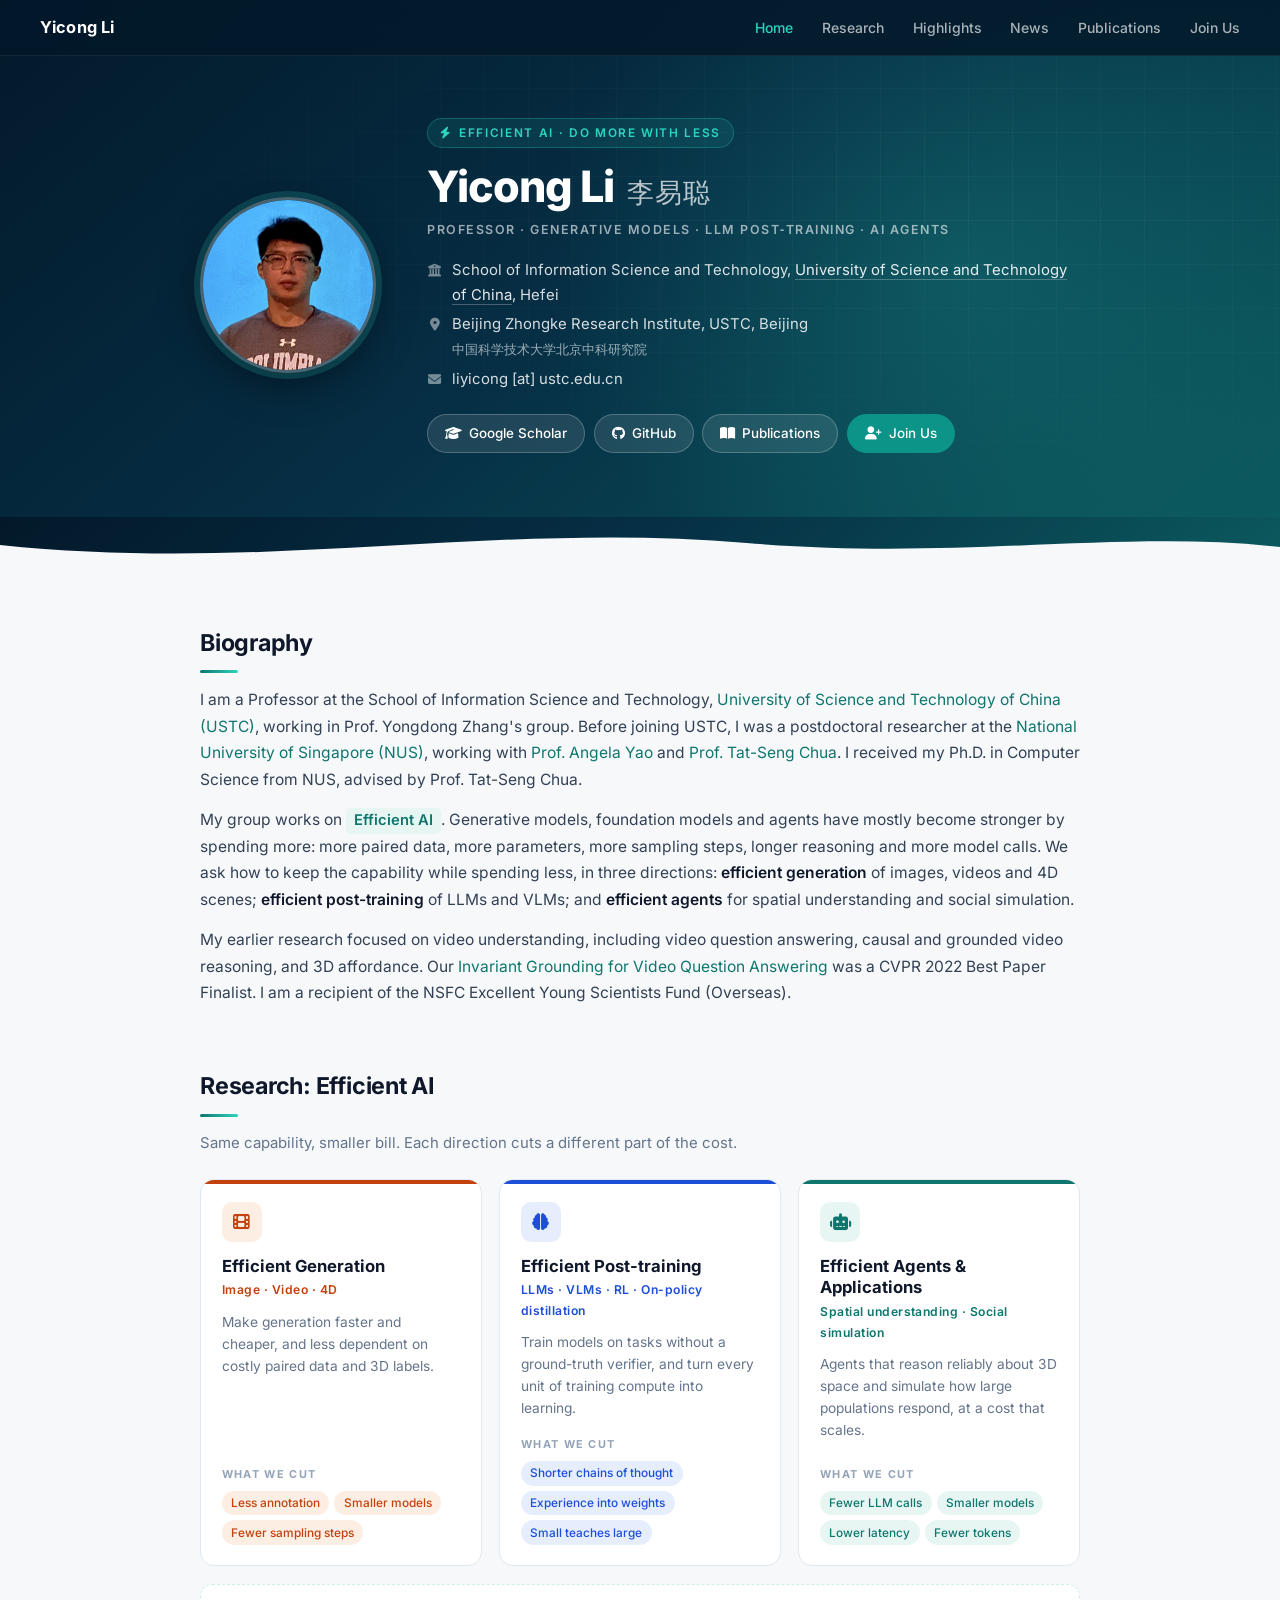
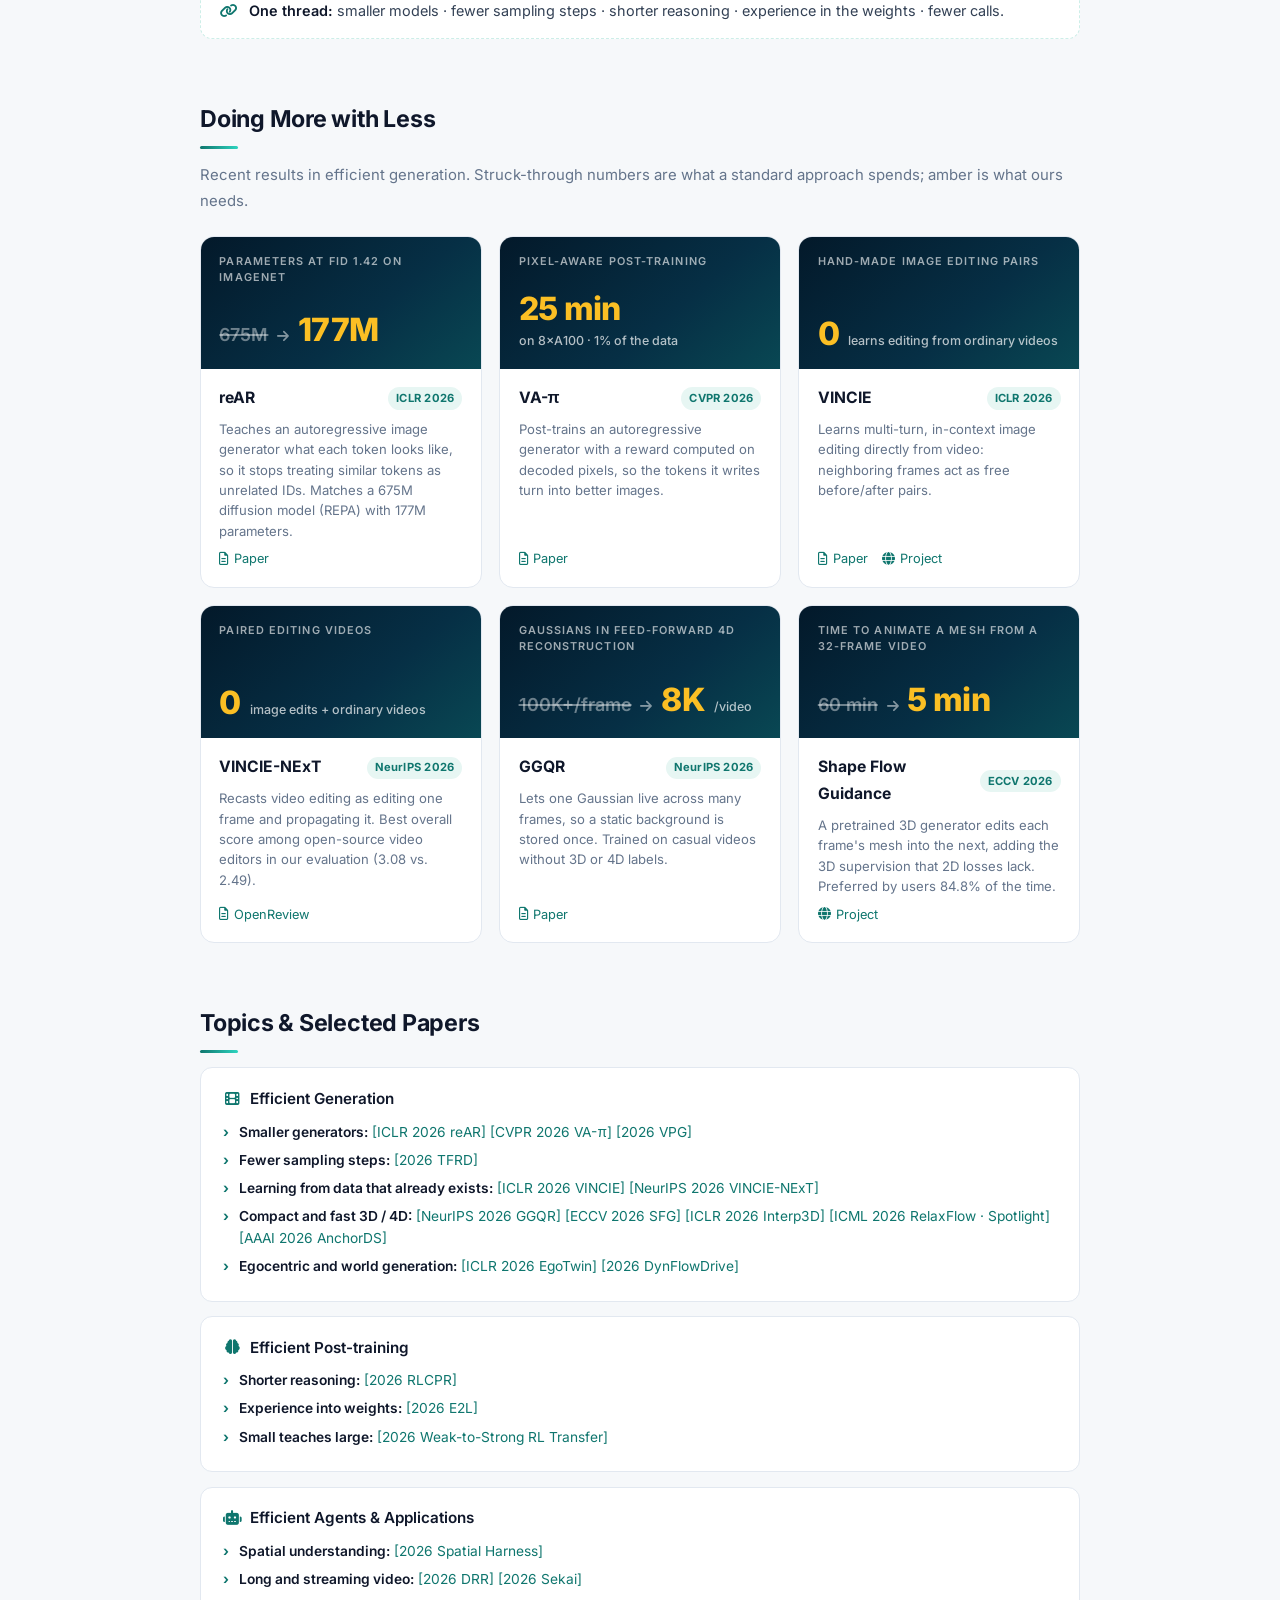
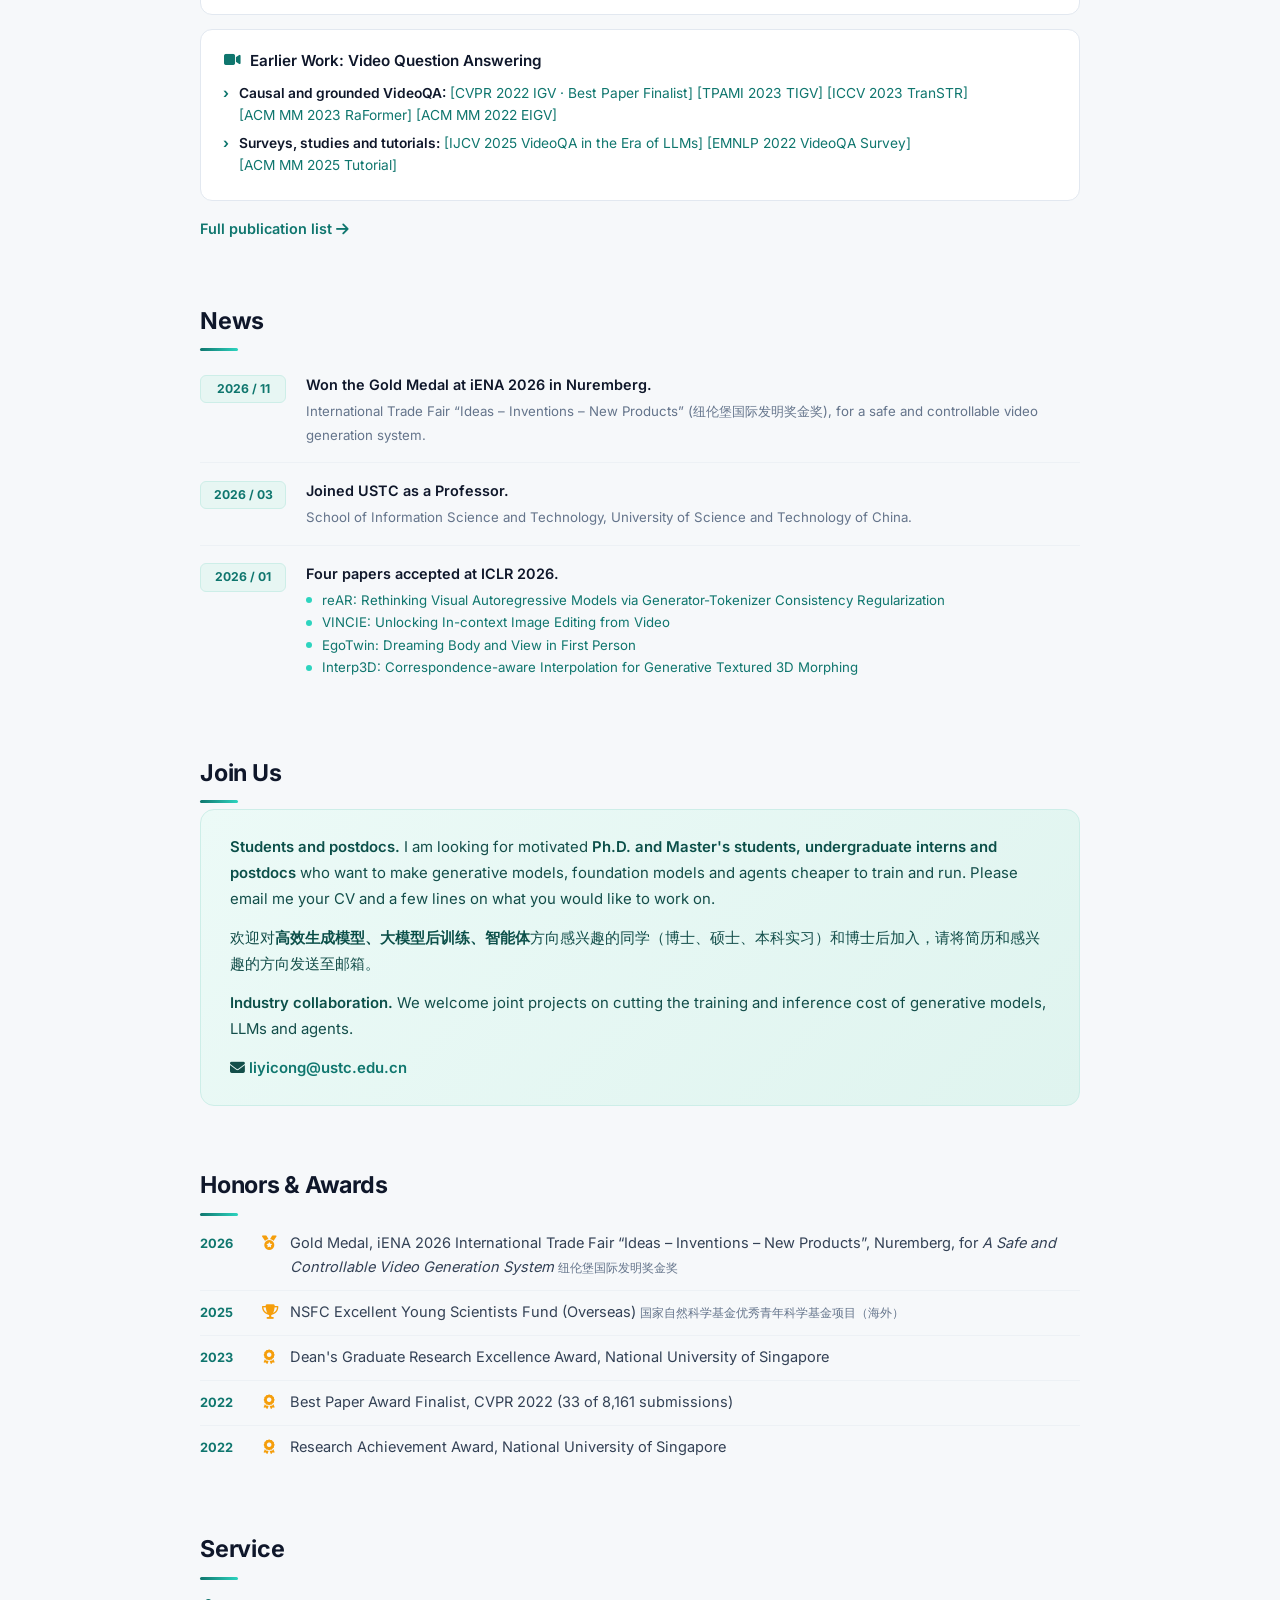
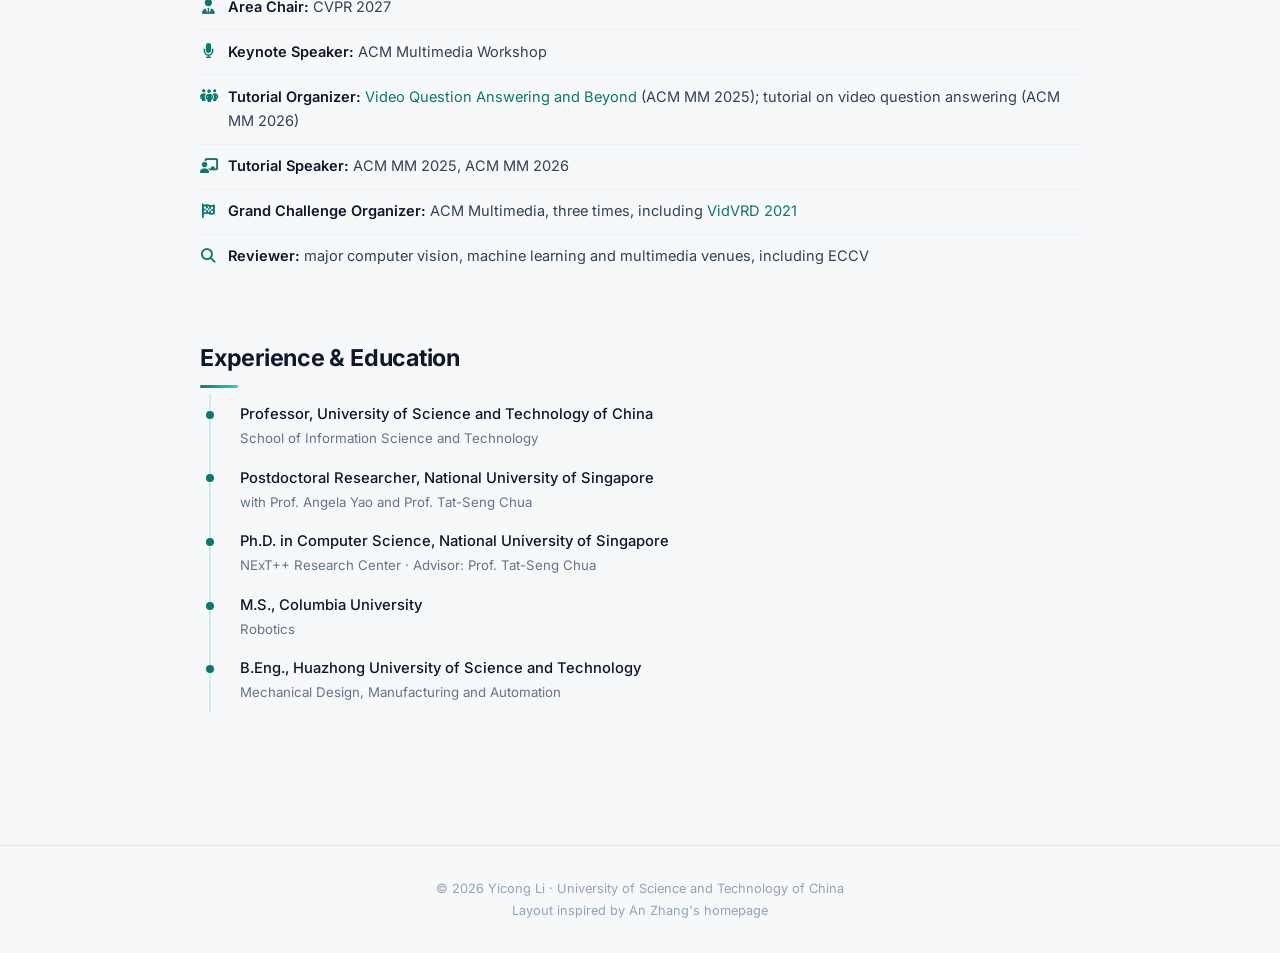
<file: index.html>
<!DOCTYPE html>
<html lang="en">
<head>
    <meta charset="UTF-8">
    <meta name="viewport" content="width=device-width, initial-scale=1.0">
    <title>Yicong Li (李易聪) | USTC</title>
    <meta name="description" content="Yicong Li (李易聪), Professor at the University of Science and Technology of China. Efficient AI: generative models, LLM post-training and agents that do more with less.">
    <meta property="og:title" content="Yicong Li (李易聪) | Efficient AI @ USTC">
    <meta property="og:description" content="Efficient generation, efficient post-training and efficient agents: less data, fewer parameters, fewer steps, shorter reasoning, fewer calls.">
    <meta property="og:image" content="https://yl3800.github.io/image/profile.jpg">
    <link rel="icon" href="data:image/svg+xml,%3Csvg xmlns='http://www.w3.org/2000/svg' viewBox='0 0 64 64'%3E%3Crect width='64' height='64' rx='14' fill='%230f766e'/%3E%3Cpath d='M36 8 16 36h14l-4 20 22-30H34z' fill='%23fbbf24'/%3E%3C/svg%3E">
    <!-- Fonts and icons are self-hosted, so the page loads fast inside mainland China -->
    <link rel="preload" href="assets/fonts/inter-latin-wght-normal.woff2" as="font" type="font/woff2" crossorigin>
    <link rel="stylesheet" href="assets/fontawesome/css/all.min.css">
    <link rel="stylesheet" href="assets/site.css">
</head>
<body>
<a class="skip" href="#main">Skip to content</a>

<!-- ═══════════ NAV ═══════════ -->
<nav class="topnav" aria-label="Main">
    <a class="nav-name" href="index.html">Yicong Li</a>
    <ul class="nav-links">
        <li><a href="#about" class="active">Home</a></li>
        <li><a href="#research">Research</a></li>
        <li class="hide-sm"><a href="#highlights">Highlights</a></li>
        <li><a href="#news">News</a></li>
        <li><a href="publications.html">Publications</a></li>
        <li><a href="#join">Join Us</a></li>
    </ul>
</nav>

<!-- ═══════════ HERO ═══════════ -->
<header class="hero" id="about">
    <div class="hero-inner">
        <div class="hero-photo">
            <!-- Replace image/profile.jpg with a square photo (≥ 400×400) -->
            <img src="image/profile.jpg" alt="Photo of Yicong Li" width="176" height="176">
        </div>
        <div class="hero-text">
            <p class="eyebrow"><i class="fa-solid fa-bolt"></i> Efficient AI · Do more with less</p>
            <h1>Yicong Li <span class="zh">李易聪</span></h1>
            <p class="hero-subtitle">Professor · Generative Models · LLM Post&#8209;training · AI Agents</p>
            <div class="hero-affil">
                <i class="fa-solid fa-building-columns"></i>
                <span>School of Information Science and Technology,
                    <a href="https://en.ustc.edu.cn/" target="_blank" rel="noopener">University of Science and Technology of China</a>, Hefei</span>
            </div>
            <div class="hero-affil">
                <i class="fa-solid fa-location-dot"></i>
                <span>Beijing Zhongke Research Institute, USTC, Beijing<br><span class="zh-sub">中国科学技术大学北京中科研究院</span></span>
            </div>
            <div class="hero-affil">
                <i class="fa-solid fa-envelope"></i>
                <span>liyicong [at] ustc.edu.cn</span>
            </div>
            <div class="hero-buttons">
                <a class="btn" href="https://scholar.google.com/citations?user=BEsjkHgAAAAJ&amp;hl=en" target="_blank" rel="noopener"><i class="fa-solid fa-graduation-cap"></i> Google Scholar</a>
                <a class="btn" href="https://github.com/yl3800" target="_blank" rel="noopener"><i class="fa-brands fa-github"></i> GitHub</a>
                <a class="btn" href="publications.html"><i class="fa-solid fa-book-open"></i> Publications</a>
                <a class="btn btn-primary" href="#join"><i class="fa-solid fa-user-plus"></i> Join Us</a>
            </div>
        </div>
    </div>
</header>
<div class="wave" aria-hidden="true">
    <svg viewBox="0 0 1440 56" preserveAspectRatio="none"><path d="M0,28 C300,56 560,4 840,26 C1080,44 1260,12 1440,30 L1440,56 L0,56 Z" fill="#f6f8fa"/></svg>
</div>

<!-- ═══════════ MAIN ═══════════ -->
<main id="main" class="content">
<div class="container">

    <!-- Biography -->
    <section class="section bio" id="biography">
        <h2 class="section-title">Biography</h2>
        <p>
            I am a Professor at the School of Information Science and Technology,
            <a href="https://en.ustc.edu.cn/" target="_blank" rel="noopener">University of Science and Technology of China (USTC)</a>,
            working in Prof. Yongdong Zhang's group. Before joining USTC, I was a postdoctoral researcher at the
            <a href="https://www.nus.edu.sg/" target="_blank" rel="noopener">National University of Singapore (NUS)</a>, working with
            <a href="https://www.comp.nus.edu.sg/~ayao/" target="_blank" rel="noopener">Prof. Angela Yao</a> and
            <a href="https://www.chuatatseng.com/" target="_blank" rel="noopener">Prof. Tat-Seng Chua</a>.
            I received my Ph.D. in Computer Science from NUS, advised by Prof. Tat-Seng Chua.
        </p>
        <p>
            My group works on <span class="hl">Efficient AI</span>. Generative models, foundation models and agents have mostly
            become stronger by spending more: more paired data, more parameters, more sampling steps, longer reasoning and more
            model calls. We ask how to keep the capability while spending less, in three directions:
            <strong>efficient generation</strong> of images, videos and 4D scenes; <strong>efficient post-training</strong>
            of LLMs and VLMs; and <strong>efficient agents</strong> for spatial understanding and social simulation.
        </p>
        <p>
            My earlier research focused on video understanding, including video question answering, causal and grounded video
            reasoning, and 3D affordance. Our <a href="https://doi.org/10.1109/CVPR52688.2022.00294" target="_blank" rel="noopener">Invariant
            Grounding for Video Question Answering</a> was a CVPR 2022 Best Paper Finalist. I am a recipient of the NSFC Excellent
            Young Scientists Fund (Overseas).
        </p>
    </section>

    <!-- Research directions -->
    <section class="section" id="research">
        <h2 class="section-title">Research: Efficient AI</h2>
        <p class="section-lead">Same capability, smaller bill. Each direction cuts a different part of the cost.</p>
        <div class="dir-grid">
            <article class="dir-card gen">
                <div class="dir-icon"><i class="fa-solid fa-film"></i></div>
                <h3>Efficient Generation</h3>
                <p class="dir-sub">Image · Video · 4D</p>
                <p class="dir-desc">Make generation faster and cheaper, and less dependent on costly paired data and 3D labels.</p>
                <p class="cut-label">What we cut</p>
                <div class="tags"><span>Less annotation</span><span>Smaller models</span><span>Fewer sampling steps</span></div>
            </article>
            <article class="dir-card post">
                <div class="dir-icon"><i class="fa-solid fa-brain"></i></div>
                <h3>Efficient Post-training</h3>
                <p class="dir-sub">LLMs · VLMs · RL · On-policy distillation</p>
                <p class="dir-desc">Train models on tasks without a ground-truth verifier, and turn every unit of training compute into learning.</p>
                <p class="cut-label">What we cut</p>
                <div class="tags"><span>Shorter chains of thought</span><span>Experience into weights</span><span>Small teaches large</span></div>
            </article>
            <article class="dir-card agent">
                <div class="dir-icon"><i class="fa-solid fa-robot"></i></div>
                <h3>Efficient Agents &amp; Applications</h3>
                <p class="dir-sub">Spatial understanding · Social simulation</p>
                <p class="dir-desc">Agents that reason reliably about 3D space and simulate how large populations respond, at a cost that scales.</p>
                <p class="cut-label">What we cut</p>
                <div class="tags"><span>Fewer LLM calls</span><span>Smaller models</span><span>Lower latency</span><span>Fewer tokens</span></div>
            </article>
        </div>
        <div class="thread">
            <i class="fa-solid fa-link"></i>
            <span><strong>One thread:</strong> smaller models · fewer sampling steps · shorter reasoning · experience in the weights · fewer calls.</span>
        </div>
    </section>

    <!-- Highlights: numbers -->
    <section class="section" id="highlights">
        <h2 class="section-title">Doing More with Less</h2>
        <p class="section-lead">Recent results in efficient generation. Struck-through numbers are what a standard approach spends; amber is what ours needs.</p>
        <div class="metric-grid">

            <article class="metric-card">
                <div class="metric">
                    <span class="metric-label">Parameters at FID 1.42 on ImageNet</span>
                    <div class="metric-values"><s>675M</s><span class="arrow"><i class="fa-solid fa-arrow-right"></i></span><b>177M</b></div>
                </div>
                <div class="metric-body">
                    <div class="metric-title"><a href="https://arxiv.org/abs/2510.04450" target="_blank" rel="noopener">reAR</a><span class="venue">ICLR 2026</span></div>
                    <p>Teaches an autoregressive image generator what each token looks like, so it stops treating similar tokens as unrelated IDs. Matches a 675M diffusion model (REPA) with 177M parameters.</p>
                    <div class="links"><a href="https://arxiv.org/abs/2510.04450" target="_blank" rel="noopener"><i class="fa-regular fa-file-lines"></i> Paper</a></div>
                </div>
            </article>

            <article class="metric-card">
                <div class="metric">
                    <span class="metric-label">Pixel-aware post-training</span>
                    <div class="metric-values"><b>25 min</b><small>on 8×A100 · 1% of the data</small></div>
                </div>
                <div class="metric-body">
                    <div class="metric-title"><a href="https://arxiv.org/abs/2512.19680" target="_blank" rel="noopener">VA-π</a><span class="venue">CVPR 2026</span></div>
                    <p>Post-trains an autoregressive generator with a reward computed on decoded pixels, so the tokens it writes turn into better images.</p>
                    <div class="links"><a href="https://arxiv.org/abs/2512.19680" target="_blank" rel="noopener"><i class="fa-regular fa-file-lines"></i> Paper</a></div>
                </div>
            </article>

            <article class="metric-card">
                <div class="metric">
                    <span class="metric-label">Hand-made image editing pairs</span>
                    <div class="metric-values"><b>0</b><small>learns editing from ordinary videos</small></div>
                </div>
                <div class="metric-body">
                    <div class="metric-title"><a href="https://arxiv.org/abs/2506.10941" target="_blank" rel="noopener">VINCIE</a><span class="venue">ICLR 2026</span></div>
                    <p>Learns multi-turn, in-context image editing directly from video: neighboring frames act as free before/after pairs.</p>
                    <div class="links">
                        <a href="https://arxiv.org/abs/2506.10941" target="_blank" rel="noopener"><i class="fa-regular fa-file-lines"></i> Paper</a>
                        <a href="https://vincie2025.github.io/" target="_blank" rel="noopener"><i class="fa-solid fa-globe"></i> Project</a>
                    </div>
                </div>
            </article>

            <article class="metric-card">
                <div class="metric">
                    <span class="metric-label">Paired editing videos</span>
                    <div class="metric-values"><b>0</b><small>image edits + ordinary videos</small></div>
                </div>
                <div class="metric-body">
                    <div class="metric-title"><a href="https://openreview.net/forum?id=PosCNbmdH8" target="_blank" rel="noopener">VINCIE-NExT</a><span class="venue">NeurIPS 2026</span></div>
                    <p>Recasts video editing as editing one frame and propagating it. Best overall score among open-source video editors in our evaluation (3.08 vs. 2.49).</p>
                    <div class="links"><a href="https://openreview.net/forum?id=PosCNbmdH8" target="_blank" rel="noopener"><i class="fa-regular fa-file-lines"></i> OpenReview</a></div>
                </div>
            </article>

            <article class="metric-card">
                <div class="metric">
                    <span class="metric-label">Gaussians in feed-forward 4D reconstruction</span>
                    <div class="metric-values"><s>100K+/frame</s><span class="arrow"><i class="fa-solid fa-arrow-right"></i></span><b>8K</b><small>/video</small></div>
                </div>
                <div class="metric-body">
                    <!-- TODO: replace both href="#" with the paper link -->
                    <div class="metric-title"><a href="#" class="link-soon" title="Link coming soon">GGQR</a><span class="venue">NeurIPS 2026</span></div>
                    <p>Lets one Gaussian live across many frames, so a static background is stored once. Trained on casual videos without 3D or 4D labels.</p>
                    <div class="links"><a href="#" class="link-soon" title="Link coming soon"><i class="fa-regular fa-file-lines"></i> Paper</a></div>
                </div>
            </article>

            <article class="metric-card">
                <div class="metric">
                    <span class="metric-label">Time to animate a mesh from a 32-frame video</span>
                    <div class="metric-values"><s>60 min</s><span class="arrow"><i class="fa-solid fa-arrow-right"></i></span><b>5 min</b></div>
                </div>
                <div class="metric-body">
                    <div class="metric-title"><a href="https://sfgmesh.pages.dev/" target="_blank" rel="noopener">Shape Flow Guidance</a><span class="venue">ECCV 2026</span></div>
                    <p>A pretrained 3D generator edits each frame's mesh into the next, adding the 3D supervision that 2D losses lack. Preferred by users 84.8% of the time.</p>
                    <div class="links"><a href="https://sfgmesh.pages.dev/" target="_blank" rel="noopener"><i class="fa-solid fa-globe"></i> Project</a></div>
                </div>
            </article>

        </div>
    </section>

    <!-- Topics & selected papers -->
    <section class="section" id="topics">
        <h2 class="section-title">Topics &amp; Selected Papers</h2>

        <div class="topic">
            <div class="topic-head"><i class="fa-solid fa-film"></i><strong>Efficient Generation</strong></div>
            <ul class="topic-list">
                <li><span class="k">Smaller generators:</span>
                    <a href="https://arxiv.org/abs/2510.04450" target="_blank" rel="noopener">[ICLR 2026 reAR]</a>
                    <a href="https://arxiv.org/abs/2512.19680" target="_blank" rel="noopener">[CVPR 2026 VA-π]</a>
                    <a href="https://arxiv.org/abs/2605.30317" target="_blank" rel="noopener">[2026 VPG]</a>
                </li>
                <li><span class="k">Fewer sampling steps:</span>
                    <!-- TODO: replace href="#" with the paper link -->
                    <a href="#" class="link-soon" title="Link coming soon">[2026 TFRD]</a>
                </li>
                <li><span class="k">Learning from data that already exists:</span>
                    <a href="https://arxiv.org/abs/2506.10941" target="_blank" rel="noopener">[ICLR 2026 VINCIE]</a>
                    <a href="https://openreview.net/forum?id=PosCNbmdH8" target="_blank" rel="noopener">[NeurIPS 2026 VINCIE-NExT]</a>
                </li>
                <li><span class="k">Compact and fast 3D / 4D:</span>
                    <!-- TODO: replace href="#" with the paper link -->
                    <a href="#" class="link-soon" title="Link coming soon">[NeurIPS 2026 GGQR]</a>
                    <a href="https://sfgmesh.pages.dev/" target="_blank" rel="noopener">[ECCV 2026 SFG]</a>
                    <a href="https://arxiv.org/abs/2601.14103" target="_blank" rel="noopener">[ICLR 2026 Interp3D]</a>
                    <a href="https://arxiv.org/abs/2603.05425" target="_blank" rel="noopener">[ICML 2026 RelaxFlow · Spotlight]</a>
                    <a href="https://arxiv.org/abs/2511.11692" target="_blank" rel="noopener">[AAAI 2026 AnchorDS]</a>
                </li>
                <li><span class="k">Egocentric and world generation:</span>
                    <a href="https://arxiv.org/abs/2508.13013" target="_blank" rel="noopener">[ICLR 2026 EgoTwin]</a>
                    <a href="https://arxiv.org/abs/2603.19675" target="_blank" rel="noopener">[2026 DynFlowDrive]</a>
                </li>
            </ul>
        </div>

        <div class="topic">
            <div class="topic-head"><i class="fa-solid fa-brain"></i><strong>Efficient Post-training</strong></div>
            <ul class="topic-list">
                <li><span class="k">Shorter reasoning:</span>
                    <a href="https://arxiv.org/abs/2610.01458" target="_blank" rel="noopener">[2026 RLCPR]</a>
                </li>
                <li><span class="k">Experience into weights:</span>
                    <!-- TODO: replace href="#" with the paper link -->
                    <a href="#" class="link-soon" title="Link coming soon">[2026 E2L]</a>
                </li>
                <li><span class="k">Small teaches large:</span>
                    <!-- TODO: replace href="#" with the paper link (and the short name, if it has one) -->
                    <a href="#" class="link-soon" title="Link coming soon">[2026 Weak-to-Strong RL Transfer]</a>
                </li>
            </ul>
        </div>

        <div class="topic">
            <div class="topic-head"><i class="fa-solid fa-robot"></i><strong>Efficient Agents &amp; Applications</strong></div>
            <ul class="topic-list">
                <li><span class="k">Spatial understanding:</span>
                    <!-- TODO: replace href="#" with the paper link -->
                    <a href="#" class="link-soon" title="Link coming soon">[2026 Spatial Harness]</a>
                </li>
                <li><span class="k">Long and streaming video:</span>
                    <!-- TODO: replace href="#" with the paper links -->
                    <a href="#" class="link-soon" title="Link coming soon">[2026 DRR]</a>
                    <a href="#" class="link-soon" title="Link coming soon">[2026 Sekai]</a>
                </li>
            </ul>
        </div>

        <div class="topic">
            <div class="topic-head"><i class="fa-solid fa-video"></i><strong>Earlier Work: Video Question Answering</strong></div>
            <ul class="topic-list">
                <li><span class="k">Causal and grounded VideoQA:</span>
                    <a href="https://doi.org/10.1109/CVPR52688.2022.00294" target="_blank" rel="noopener">[CVPR 2022 IGV · Best Paper Finalist]</a>
                    <a href="https://doi.org/10.1109/TPAMI.2023.3303451" target="_blank" rel="noopener">[TPAMI 2023 TIGV]</a>
                    <a href="https://doi.org/10.1109/ICCV51070.2023.01275" target="_blank" rel="noopener">[ICCV 2023 TranSTR]</a>
                    <a href="https://doi.org/10.1145/3581783.3612577" target="_blank" rel="noopener">[ACM MM 2023 RaFormer]</a>
                    <a href="https://doi.org/10.1145/3503161.3548035" target="_blank" rel="noopener">[ACM MM 2022 EIGV]</a>
                </li>
                <li><span class="k">Surveys, studies and tutorials:</span>
                    <a href="https://doi.org/10.1007/s11263-025-02385-8" target="_blank" rel="noopener">[IJCV 2025 VideoQA in the Era of LLMs]</a>
                    <a href="https://aclanthology.org/2022.emnlp-main.432" target="_blank" rel="noopener">[EMNLP 2022 VideoQA Survey]</a>
                    <a href="https://doi.org/10.1145/3746027.3759207" target="_blank" rel="noopener">[ACM MM 2025 Tutorial]</a>
                </li>
            </ul>
        </div>

        <p class="more"><a href="publications.html">Full publication list <i class="fa-solid fa-arrow-right"></i></a></p>
    </section>

    <!-- News -->
    <section class="section" id="news">
        <h2 class="section-title">News</h2>
        <ul class="news-list">
            <li class="news-item">
                <span class="news-date">2026 / 11</span>
                <div class="news-body">
                    <strong>Won the Gold Medal at iENA 2026 in Nuremberg.</strong>
                    <p class="note">International Trade Fair “Ideas – Inventions – New Products” (<span class="zh-inline">纽伦堡国际发明奖金奖</span>), for a safe and controllable video generation system.</p>
                </div>
            </li>
            <li class="news-item">
                <span class="news-date">2026 / 03</span>
                <div class="news-body">
                    <strong>Joined USTC as a Professor.</strong>
                    <p class="note">School of Information Science and Technology, University of Science and Technology of China.</p>
                </div>
            </li>
            <li class="news-item">
                <span class="news-date">2026 / 01</span>
                <div class="news-body">
                    <strong>Four papers accepted at ICLR 2026.</strong>
                    <div class="news-papers">
                        <a href="https://arxiv.org/abs/2510.04450" target="_blank" rel="noopener">reAR: Rethinking Visual Autoregressive Models via Generator-Tokenizer Consistency Regularization</a>
                        <a href="https://arxiv.org/abs/2506.10941" target="_blank" rel="noopener">VINCIE: Unlocking In-context Image Editing from Video</a>
                        <a href="https://arxiv.org/abs/2508.13013" target="_blank" rel="noopener">EgoTwin: Dreaming Body and View in First Person</a>
                        <a href="https://arxiv.org/abs/2601.14103" target="_blank" rel="noopener">Interp3D: Correspondence-aware Interpolation for Generative Textured 3D Morphing</a>
                    </div>
                </div>
            </li>
        </ul>
    </section>

    <!-- Join -->
    <section class="section" id="join">
        <h2 class="section-title">Join Us</h2>
        <div class="recruit">
            <p><strong>Students and postdocs.</strong> I am looking for motivated <strong>Ph.D. and Master's students, undergraduate
                interns and postdocs</strong> who want to make generative models, foundation models and agents cheaper to train
                and run. Please email me your CV and a few lines on what you would like to work on.</p>
            <p class="zh-line">欢迎对<strong>高效生成模型、大模型后训练、智能体</strong>方向感兴趣的同学（博士、硕士、本科实习）和博士后加入，请将简历和感兴趣的方向发送至邮箱。</p>
            <p><strong>Industry collaboration.</strong> We welcome joint projects on cutting the training and inference cost of
                generative models, LLMs and agents.</p>
            <p><i class="fa-solid fa-envelope"></i> <a href="mailto:liyicong@ustc.edu.cn">liyicong@ustc.edu.cn</a></p>
        </div>
    </section>

    <!-- Honors -->
    <section class="section" id="honors">
        <h2 class="section-title">Honors &amp; Awards</h2>
        <ul class="plain-list">
            <li><span class="yr">2026</span><i class="fa-solid fa-medal gold"></i><span>Gold Medal, iENA 2026 International Trade Fair “Ideas – Inventions – New Products”, Nuremberg, for <em>A Safe and Controllable Video Generation System</em> <span class="zh-inline">纽伦堡国际发明奖金奖</span></span></li>
            <li><span class="yr">2025</span><i class="fa-solid fa-trophy gold"></i><span>NSFC Excellent Young Scientists Fund (Overseas) <span class="zh-inline">国家自然科学基金优秀青年科学基金项目（海外）</span></span></li>
            <li><span class="yr">2023</span><i class="fa-solid fa-award gold"></i><span>Dean's Graduate Research Excellence Award, National University of Singapore</span></li>
            <li><span class="yr">2022</span><i class="fa-solid fa-award gold"></i><span>Best Paper Award Finalist, CVPR 2022 (33 of 8,161 submissions)</span></li>
            <li><span class="yr">2022</span><i class="fa-solid fa-award gold"></i><span>Research Achievement Award, National University of Singapore</span></li>
        </ul>
    </section>

    <!-- Service -->
    <section class="section" id="service">
        <h2 class="section-title">Service</h2>
        <ul class="plain-list">
            <li><i class="fa-solid fa-user-tie"></i><span><strong>Area Chair:</strong> CVPR 2027</span></li>
            <li><i class="fa-solid fa-microphone"></i><span><strong>Keynote Speaker:</strong> ACM Multimedia Workshop</span></li>
            <li><i class="fa-solid fa-people-group"></i><span><strong>Tutorial Organizer:</strong> <a href="https://doi.org/10.1145/3746027.3759207" target="_blank" rel="noopener">Video Question Answering and Beyond</a> (ACM MM 2025); tutorial on video question answering (ACM MM 2026)</span></li>
            <li><i class="fa-solid fa-chalkboard-user"></i><span><strong>Tutorial Speaker:</strong> ACM MM 2025, ACM MM 2026</span></li>
            <li><i class="fa-solid fa-flag-checkered"></i><span><strong>Grand Challenge Organizer:</strong> ACM Multimedia, three times, including <a href="https://doi.org/10.1145/3474085.3479232" target="_blank" rel="noopener">VidVRD 2021</a></span></li>
            <li><i class="fa-solid fa-magnifying-glass"></i><span><strong>Reviewer:</strong> major computer vision, machine learning and multimedia venues, including ECCV</span></li>
        </ul>
    </section>

    <!-- Experience -->
    <section class="section" id="experience">
        <h2 class="section-title">Experience &amp; Education</h2>
        <ul class="timeline">
            <li class="tl-item"><div class="tl-desc">Professor, University of Science and Technology of China</div><div class="tl-sub">School of Information Science and Technology</div></li>
            <li class="tl-item"><div class="tl-desc">Postdoctoral Researcher, National University of Singapore</div><div class="tl-sub">with Prof. Angela Yao and Prof. Tat-Seng Chua</div></li>
            <li class="tl-item"><div class="tl-desc">Ph.D. in Computer Science, National University of Singapore</div><div class="tl-sub">NExT++ Research Center · Advisor: Prof. Tat-Seng Chua</div></li>
            <li class="tl-item"><div class="tl-desc">M.S., Columbia University</div><div class="tl-sub">Robotics</div></li>
            <li class="tl-item"><div class="tl-desc">B.Eng., Huazhong University of Science and Technology</div><div class="tl-sub">Mechanical Design, Manufacturing and Automation</div></li>
        </ul>
    </section>

</div>
</main>

<footer>
    <p>© 2026 Yicong Li · University of Science and Technology of China</p>
    <p>Layout inspired by <a href="https://anzhang314.github.io/" target="_blank" rel="noopener">An Zhang's homepage</a></p>
</footer>

<script>
/* Links still waiting for their URL (href="#") do nothing when clicked */
document.querySelectorAll('a[href="#"]').forEach(function (a) {
    a.addEventListener('click', function (e) { e.preventDefault(); });
});

/* Highlight the nav item of the section in view */
(function () {
    var links = Array.prototype.slice.call(document.querySelectorAll('.nav-links a[href^="#"]'));
    if (!('IntersectionObserver' in window) || !links.length) return;
    var byId = {};
    links.forEach(function (a) { byId[a.getAttribute('href').slice(1)] = a; });
    var obs = new IntersectionObserver(function (entries) {
        entries.forEach(function (e) {
            if (!e.isIntersecting) return;
            var id = e.target.id === 'biography' ? 'about' : e.target.id;
            if (id === 'topics') id = 'research';
            if (id === 'honors' || id === 'service' || id === 'experience') id = 'join';
            if (!byId[id]) return;
            links.forEach(function (a) { a.classList.remove('active'); });
            byId[id].classList.add('active');
        });
    }, { rootMargin: '-45% 0px -50% 0px' });
    ['about', 'biography', 'research', 'topics', 'highlights', 'news', 'join', 'honors', 'service', 'experience']
        .forEach(function (id) { var el = document.getElementById(id); if (el) obs.observe(el); });
})();
</script>
</body>
</html>
</file>
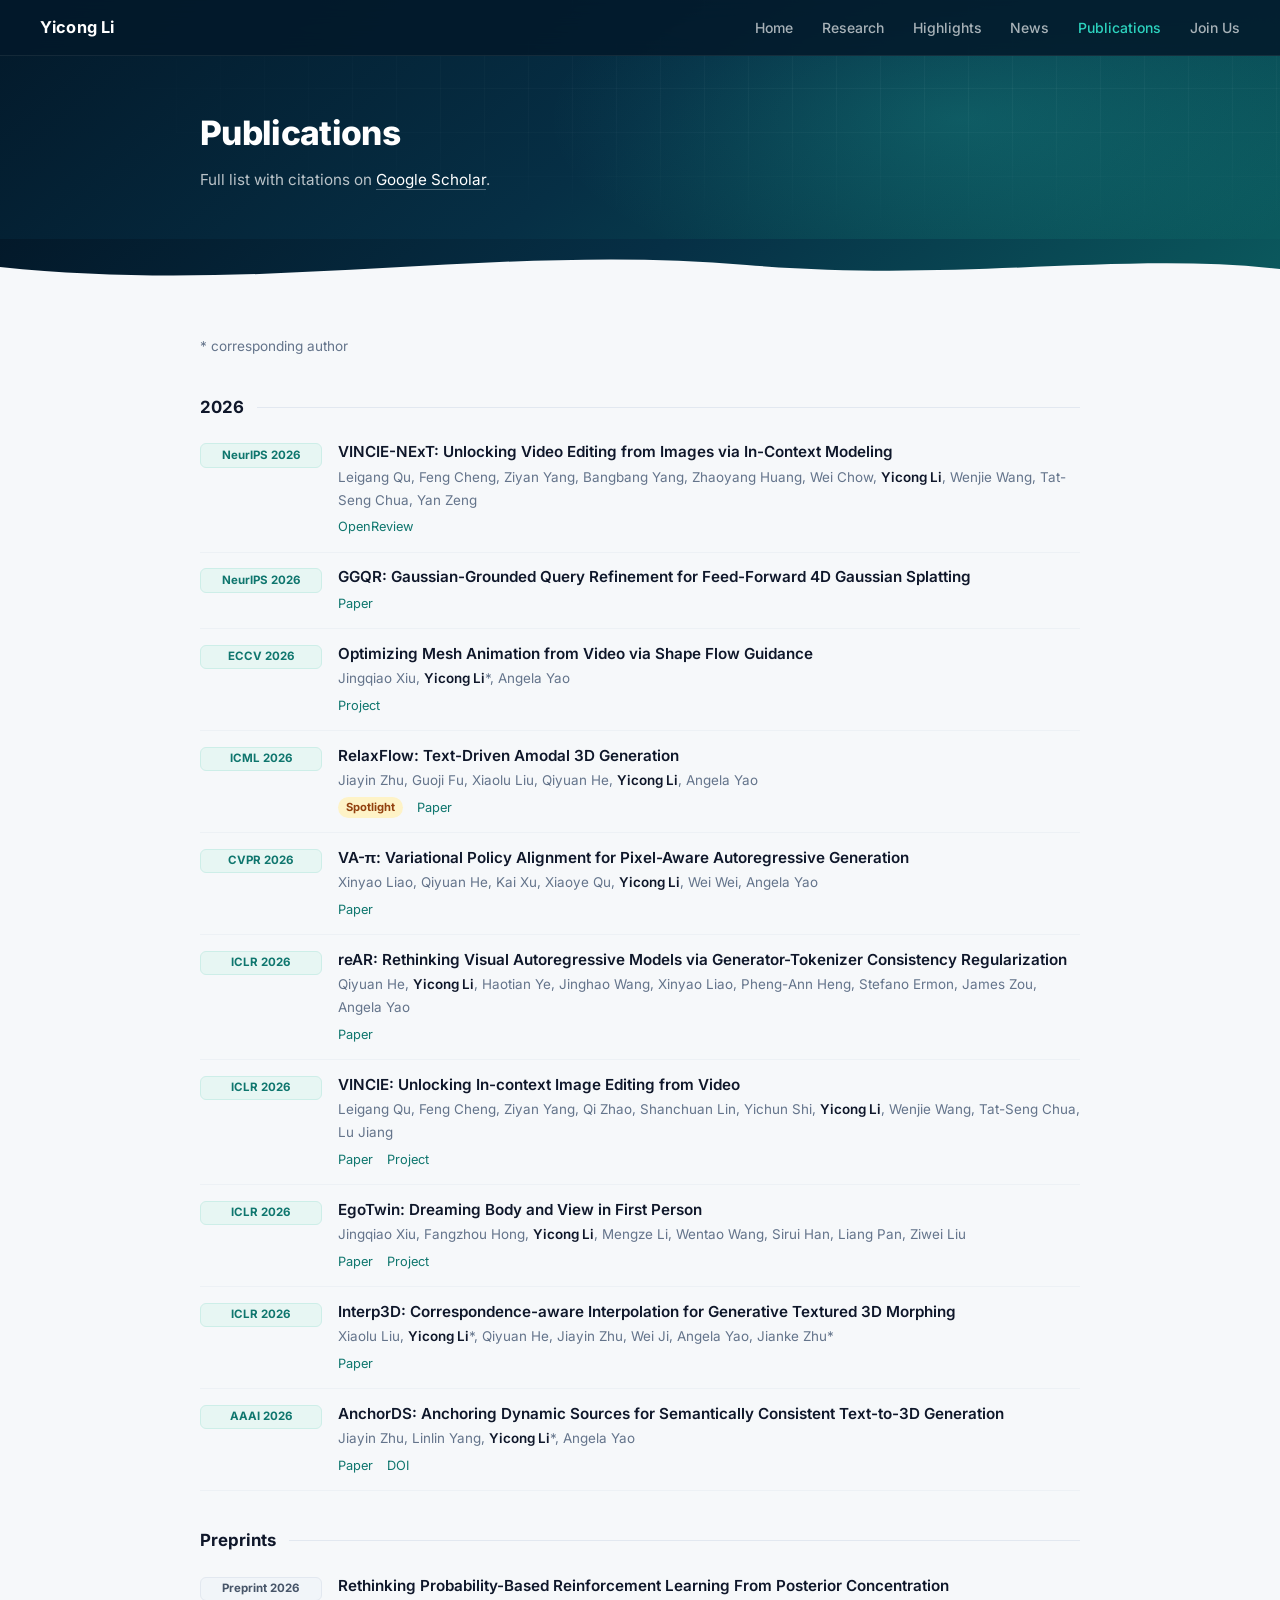
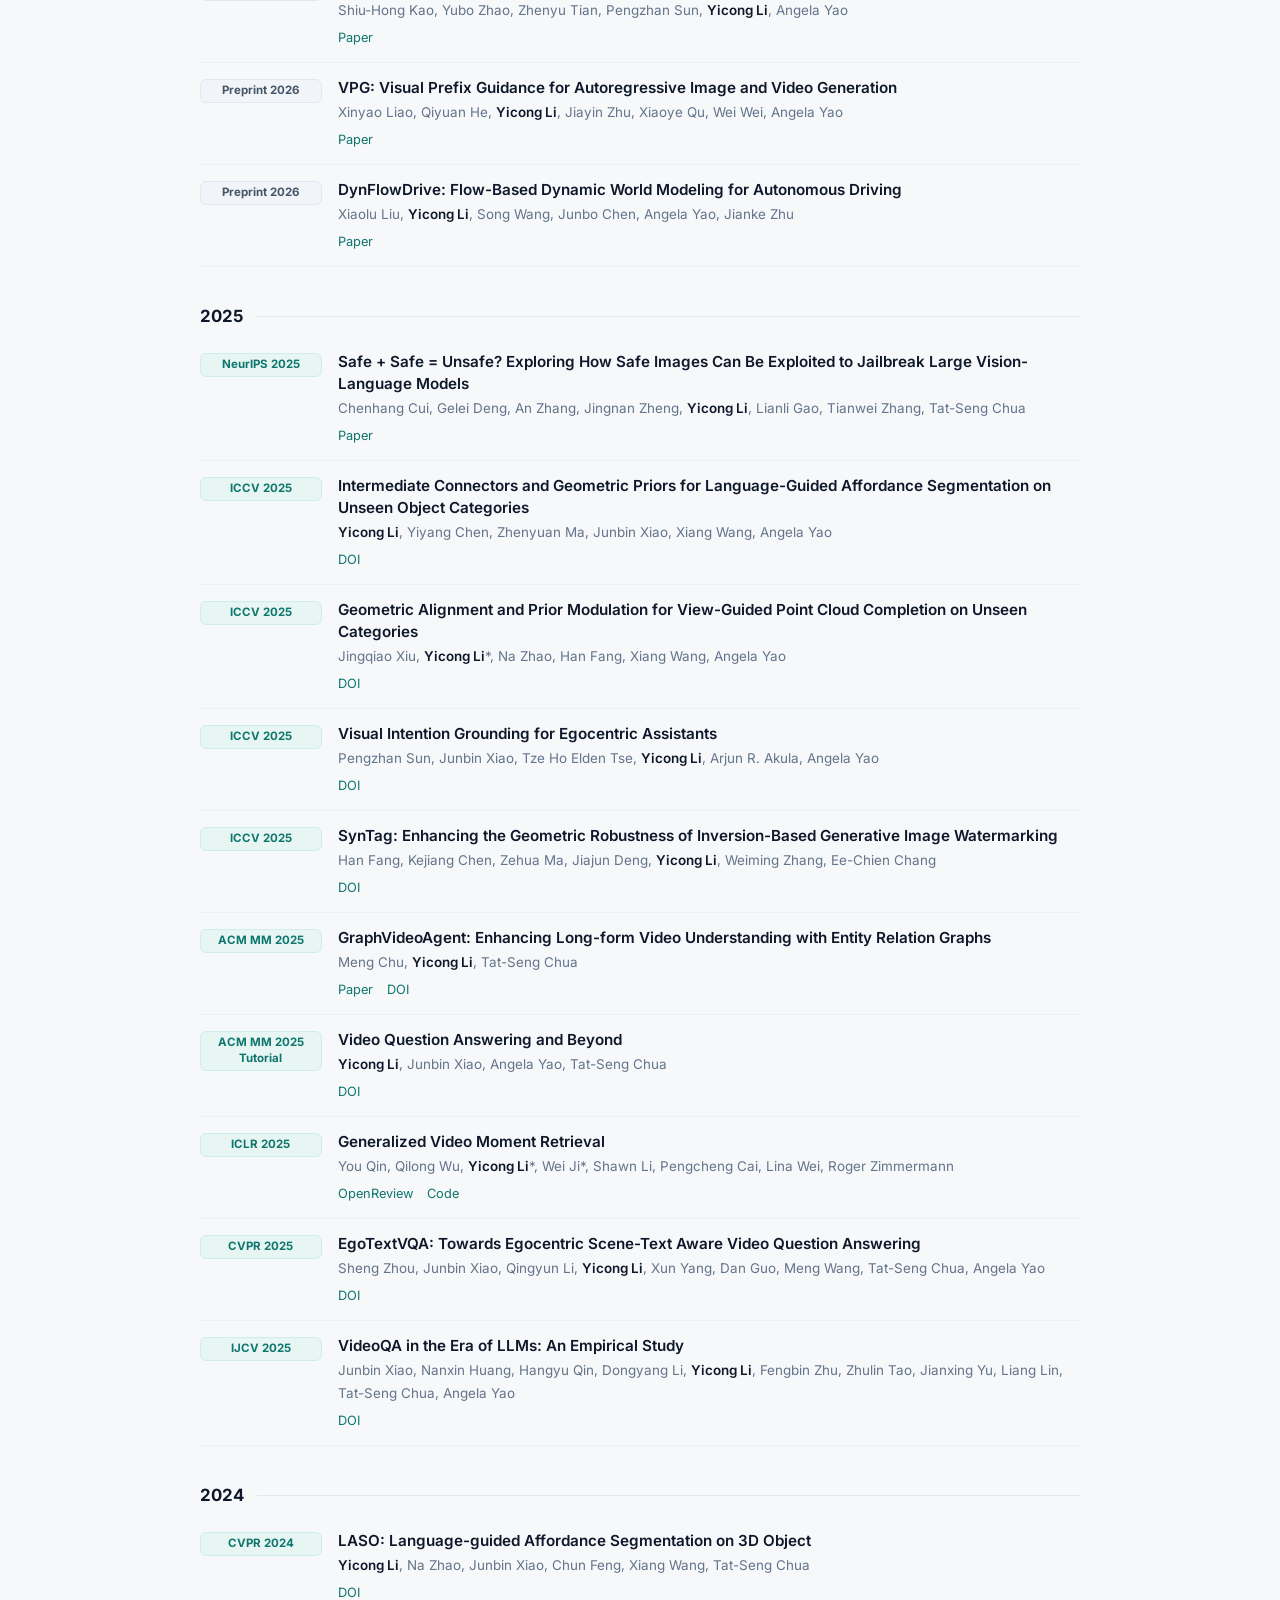
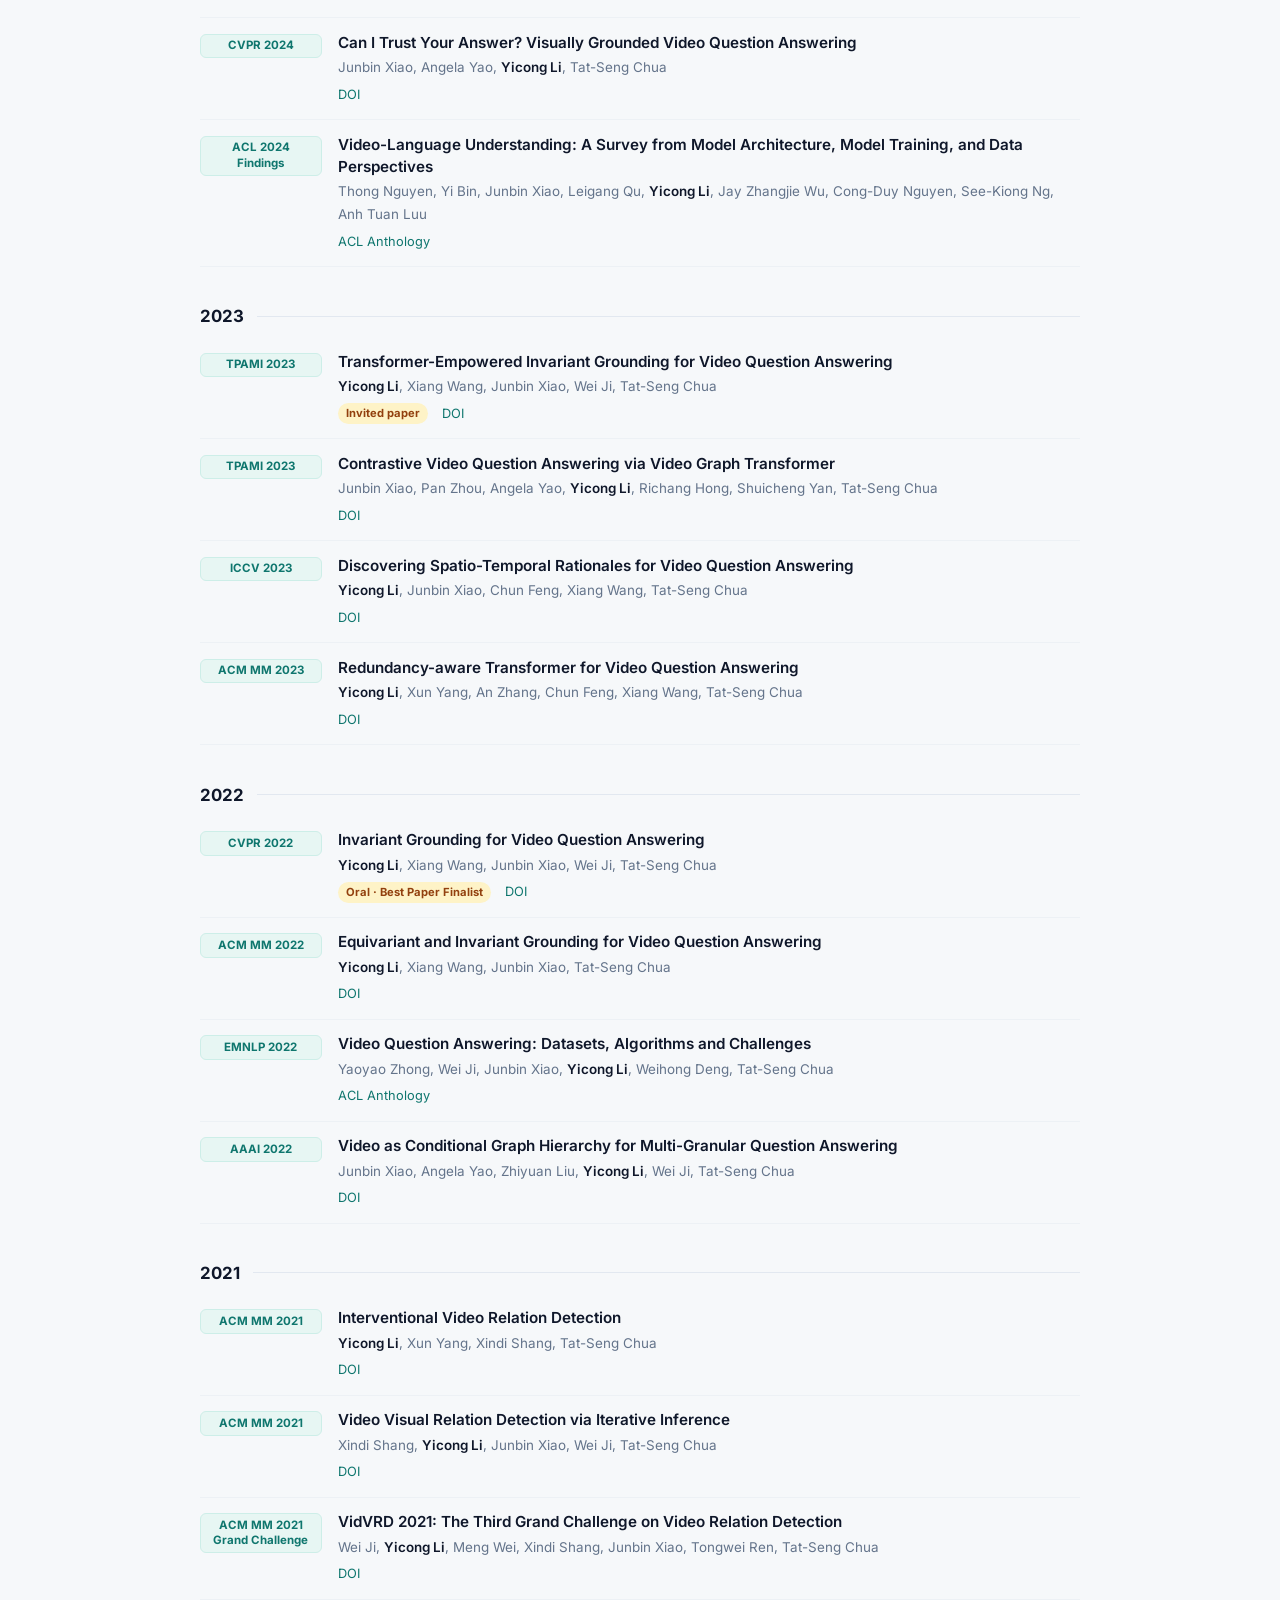
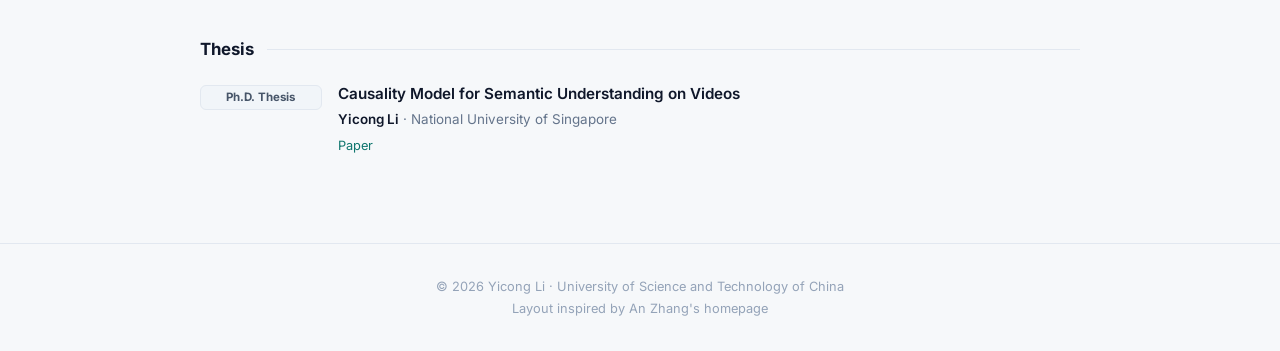
<file: publications.html>
<!DOCTYPE html>
<html lang="en">
<head>
    <meta charset="UTF-8">
    <meta name="viewport" content="width=device-width, initial-scale=1.0">
    <title>Publications | Yicong Li (李易聪)</title>
    <meta name="description" content="Publications of Yicong Li (李易聪), USTC: efficient generative models, LLM post-training, agents and video understanding.">
    <link rel="icon" href="data:image/svg+xml,%3Csvg xmlns='http://www.w3.org/2000/svg' viewBox='0 0 64 64'%3E%3Crect width='64' height='64' rx='14' fill='%230f766e'/%3E%3Cpath d='M36 8 16 36h14l-4 20 22-30H34z' fill='%23fbbf24'/%3E%3C/svg%3E">
    <link rel="preload" href="assets/fonts/inter-latin-wght-normal.woff2" as="font" type="font/woff2" crossorigin>
    <link rel="stylesheet" href="assets/fontawesome/css/all.min.css">
    <link rel="stylesheet" href="assets/site.css">
</head>
<body>
<a class="skip" href="#main">Skip to content</a>

<nav class="topnav" aria-label="Main">
    <a class="nav-name" href="index.html">Yicong Li</a>
    <ul class="nav-links">
        <li><a href="index.html">Home</a></li>
        <li><a href="index.html#research">Research</a></li>
        <li class="hide-sm"><a href="index.html#highlights">Highlights</a></li>
        <li><a href="index.html#news">News</a></li>
        <li><a href="publications.html" class="active">Publications</a></li>
        <li><a href="index.html#join">Join Us</a></li>
    </ul>
</nav>

<header class="hero hero-compact">
    <div class="hero-inner">
        <h1>Publications</h1>
        <p>Full list with citations on <a href="https://scholar.google.com/citations?user=BEsjkHgAAAAJ&amp;hl=en" target="_blank" rel="noopener">Google Scholar</a>.</p>
    </div>
</header>
<div class="wave" aria-hidden="true">
    <svg viewBox="0 0 1440 56" preserveAspectRatio="none"><path d="M0,28 C300,56 560,4 840,26 C1080,44 1260,12 1440,30 L1440,56 L0,56 Z" fill="#f6f8fa"/></svg>
</div>

<main id="main" class="content tight">
<div class="container">
    <p class="pub-legend">* corresponding author</p>

    <!--
      How to add a paper: copy one <div class="pub"> block into the right year.
      pub-venue = venue label; pub-title = link to the paper; pub-authors = author list with <b>Yicong Li</b>.
    -->

    <!-- ───────── 2026 ───────── -->
    <h2 class="year-head">2026</h2>

    <div class="pub">
        <span class="pub-venue">NeurIPS 2026</span>
        <div class="pub-main">
            <a class="pub-title" href="https://openreview.net/forum?id=PosCNbmdH8" target="_blank" rel="noopener">VINCIE-NExT: Unlocking Video Editing from Images via In-Context Modeling</a>
            <div class="pub-authors">Leigang Qu, Feng Cheng, Ziyan Yang, Bangbang Yang, Zhaoyang Huang, Wei Chow, <b>Yicong Li</b>, Wenjie Wang, Tat-Seng Chua, Yan Zeng</div>
            <div class="pub-meta"><a href="https://openreview.net/forum?id=PosCNbmdH8" target="_blank" rel="noopener">OpenReview</a></div>
        </div>
    </div>

    <div class="pub">
        <span class="pub-venue">NeurIPS 2026</span>
        <div class="pub-main">
            <!-- TODO: replace both href="#" with the paper link, and add the author list -->
            <a class="pub-title" href="#" title="Link coming soon">GGQR: Gaussian-Grounded Query Refinement for Feed-Forward 4D Gaussian Splatting</a>
            <div class="pub-meta"><a href="#" title="Link coming soon">Paper</a></div>
        </div>
    </div>

    <div class="pub">
        <span class="pub-venue">ECCV 2026</span>
        <div class="pub-main">
            <a class="pub-title" href="https://sfgmesh.pages.dev/" target="_blank" rel="noopener">Optimizing Mesh Animation from Video via Shape Flow Guidance</a>
            <div class="pub-authors">Jingqiao Xiu, <b>Yicong Li</b>*, Angela Yao</div>
            <div class="pub-meta"><a href="https://sfgmesh.pages.dev/" target="_blank" rel="noopener">Project</a></div>
        </div>
    </div>

    <div class="pub">
        <span class="pub-venue">ICML 2026</span>
        <div class="pub-main">
            <a class="pub-title" href="https://arxiv.org/abs/2603.05425" target="_blank" rel="noopener">RelaxFlow: Text-Driven Amodal 3D Generation</a>
            <div class="pub-authors">Jiayin Zhu, Guoji Fu, Xiaolu Liu, Qiyuan He, <b>Yicong Li</b>, Angela Yao</div>
            <div class="pub-meta"><span class="badge">Spotlight</span><a href="https://arxiv.org/abs/2603.05425" target="_blank" rel="noopener">Paper</a></div>
        </div>
    </div>

    <div class="pub">
        <span class="pub-venue">CVPR 2026</span>
        <div class="pub-main">
            <a class="pub-title" href="https://arxiv.org/abs/2512.19680" target="_blank" rel="noopener">VA-π: Variational Policy Alignment for Pixel-Aware Autoregressive Generation</a>
            <div class="pub-authors">Xinyao Liao, Qiyuan He, Kai Xu, Xiaoye Qu, <b>Yicong Li</b>, Wei Wei, Angela Yao</div>
            <div class="pub-meta"><a href="https://arxiv.org/abs/2512.19680" target="_blank" rel="noopener">Paper</a></div>
        </div>
    </div>

    <div class="pub">
        <span class="pub-venue">ICLR 2026</span>
        <div class="pub-main">
            <a class="pub-title" href="https://arxiv.org/abs/2510.04450" target="_blank" rel="noopener">reAR: Rethinking Visual Autoregressive Models via Generator-Tokenizer Consistency Regularization</a>
            <div class="pub-authors">Qiyuan He, <b>Yicong Li</b>, Haotian Ye, Jinghao Wang, Xinyao Liao, Pheng-Ann Heng, Stefano Ermon, James Zou, Angela Yao</div>
            <div class="pub-meta"><a href="https://arxiv.org/abs/2510.04450" target="_blank" rel="noopener">Paper</a></div>
        </div>
    </div>

    <div class="pub">
        <span class="pub-venue">ICLR 2026</span>
        <div class="pub-main">
            <a class="pub-title" href="https://arxiv.org/abs/2506.10941" target="_blank" rel="noopener">VINCIE: Unlocking In-context Image Editing from Video</a>
            <div class="pub-authors">Leigang Qu, Feng Cheng, Ziyan Yang, Qi Zhao, Shanchuan Lin, Yichun Shi, <b>Yicong Li</b>, Wenjie Wang, Tat-Seng Chua, Lu Jiang</div>
            <div class="pub-meta">
                <a href="https://arxiv.org/abs/2506.10941" target="_blank" rel="noopener">Paper</a>
                <a href="https://vincie2025.github.io/" target="_blank" rel="noopener">Project</a>
            </div>
        </div>
    </div>

    <div class="pub">
        <span class="pub-venue">ICLR 2026</span>
        <div class="pub-main">
            <a class="pub-title" href="https://arxiv.org/abs/2508.13013" target="_blank" rel="noopener">EgoTwin: Dreaming Body and View in First Person</a>
            <div class="pub-authors">Jingqiao Xiu, Fangzhou Hong, <b>Yicong Li</b>, Mengze Li, Wentao Wang, Sirui Han, Liang Pan, Ziwei Liu</div>
            <div class="pub-meta">
                <a href="https://arxiv.org/abs/2508.13013" target="_blank" rel="noopener">Paper</a>
                <a href="https://egotwin.pages.dev/" target="_blank" rel="noopener">Project</a>
            </div>
        </div>
    </div>

    <div class="pub">
        <span class="pub-venue">ICLR 2026</span>
        <div class="pub-main">
            <a class="pub-title" href="https://arxiv.org/abs/2601.14103" target="_blank" rel="noopener">Interp3D: Correspondence-aware Interpolation for Generative Textured 3D Morphing</a>
            <div class="pub-authors">Xiaolu Liu, <b>Yicong Li</b>*, Qiyuan He, Jiayin Zhu, Wei Ji, Angela Yao, Jianke Zhu*</div>
            <div class="pub-meta"><a href="https://arxiv.org/abs/2601.14103" target="_blank" rel="noopener">Paper</a></div>
        </div>
    </div>

    <div class="pub">
        <span class="pub-venue">AAAI 2026</span>
        <div class="pub-main">
            <a class="pub-title" href="https://arxiv.org/abs/2511.11692" target="_blank" rel="noopener">AnchorDS: Anchoring Dynamic Sources for Semantically Consistent Text-to-3D Generation</a>
            <div class="pub-authors">Jiayin Zhu, Linlin Yang, <b>Yicong Li</b>*, Angela Yao</div>
            <div class="pub-meta">
                <a href="https://arxiv.org/abs/2511.11692" target="_blank" rel="noopener">Paper</a>
                <a href="https://doi.org/10.1609/aaai.v40i16.38404" target="_blank" rel="noopener">DOI</a>
            </div>
        </div>
    </div>

    <!-- ───────── Preprints ───────── -->
    <h2 class="year-head">Preprints</h2>

    <div class="pub">
        <span class="pub-venue pre">Preprint 2026</span>
        <div class="pub-main">
            <a class="pub-title" href="https://arxiv.org/abs/2610.01458" target="_blank" rel="noopener">Rethinking Probability-Based Reinforcement Learning From Posterior Concentration</a>
            <div class="pub-authors">Shiu-Hong Kao, Yubo Zhao, Zhenyu Tian, Pengzhan Sun, <b>Yicong Li</b>, Angela Yao</div>
            <div class="pub-meta"><a href="https://arxiv.org/abs/2610.01458" target="_blank" rel="noopener">Paper</a></div>
        </div>
    </div>

    <div class="pub">
        <span class="pub-venue pre">Preprint 2026</span>
        <div class="pub-main">
            <a class="pub-title" href="https://arxiv.org/abs/2605.30317" target="_blank" rel="noopener">VPG: Visual Prefix Guidance for Autoregressive Image and Video Generation</a>
            <div class="pub-authors">Xinyao Liao, Qiyuan He, <b>Yicong Li</b>, Jiayin Zhu, Xiaoye Qu, Wei Wei, Angela Yao</div>
            <div class="pub-meta"><a href="https://arxiv.org/abs/2605.30317" target="_blank" rel="noopener">Paper</a></div>
        </div>
    </div>

    <div class="pub">
        <span class="pub-venue pre">Preprint 2026</span>
        <div class="pub-main">
            <a class="pub-title" href="https://arxiv.org/abs/2603.19675" target="_blank" rel="noopener">DynFlowDrive: Flow-Based Dynamic World Modeling for Autonomous Driving</a>
            <div class="pub-authors">Xiaolu Liu, <b>Yicong Li</b>, Song Wang, Junbo Chen, Angela Yao, Jianke Zhu</div>
            <div class="pub-meta"><a href="https://arxiv.org/abs/2603.19675" target="_blank" rel="noopener">Paper</a></div>
        </div>
    </div>

    <!-- ───────── 2025 ───────── -->
    <h2 class="year-head">2025</h2>

    <div class="pub">
        <span class="pub-venue">NeurIPS 2025</span>
        <div class="pub-main">
            <a class="pub-title" href="http://papers.nips.cc/paper_files/paper/2025/hash/903ceb0ed2d5ceec6e2c9b317b6c54a8-Abstract-Conference.html" target="_blank" rel="noopener">Safe + Safe = Unsafe? Exploring How Safe Images Can Be Exploited to Jailbreak Large Vision-Language Models</a>
            <div class="pub-authors">Chenhang Cui, Gelei Deng, An Zhang, Jingnan Zheng, <b>Yicong Li</b>, Lianli Gao, Tianwei Zhang, Tat-Seng Chua</div>
            <div class="pub-meta"><a href="http://papers.nips.cc/paper_files/paper/2025/hash/903ceb0ed2d5ceec6e2c9b317b6c54a8-Abstract-Conference.html" target="_blank" rel="noopener">Paper</a></div>
        </div>
    </div>

    <div class="pub">
        <span class="pub-venue">ICCV 2025</span>
        <div class="pub-main">
            <a class="pub-title" href="https://doi.org/10.1109/ICCV51701.2025.02120" target="_blank" rel="noopener">Intermediate Connectors and Geometric Priors for Language-Guided Affordance Segmentation on Unseen Object Categories</a>
            <div class="pub-authors"><b>Yicong Li</b>, Yiyang Chen, Zhenyuan Ma, Junbin Xiao, Xiang Wang, Angela Yao</div>
            <div class="pub-meta"><a href="https://doi.org/10.1109/ICCV51701.2025.02120" target="_blank" rel="noopener">DOI</a></div>
        </div>
    </div>

    <div class="pub">
        <span class="pub-venue">ICCV 2025</span>
        <div class="pub-main">
            <a class="pub-title" href="https://doi.org/10.1109/ICCV51701.2025.02547" target="_blank" rel="noopener">Geometric Alignment and Prior Modulation for View-Guided Point Cloud Completion on Unseen Categories</a>
            <div class="pub-authors">Jingqiao Xiu, <b>Yicong Li</b>*, Na Zhao, Han Fang, Xiang Wang, Angela Yao</div>
            <div class="pub-meta"><a href="https://doi.org/10.1109/ICCV51701.2025.02547" target="_blank" rel="noopener">DOI</a></div>
        </div>
    </div>

    <div class="pub">
        <span class="pub-venue">ICCV 2025</span>
        <div class="pub-main">
            <a class="pub-title" href="https://doi.org/10.1109/ICCV51701.2025.00242" target="_blank" rel="noopener">Visual Intention Grounding for Egocentric Assistants</a>
            <div class="pub-authors">Pengzhan Sun, Junbin Xiao, Tze Ho Elden Tse, <b>Yicong Li</b>, Arjun R. Akula, Angela Yao</div>
            <div class="pub-meta"><a href="https://doi.org/10.1109/ICCV51701.2025.00242" target="_blank" rel="noopener">DOI</a></div>
        </div>
    </div>

    <div class="pub">
        <span class="pub-venue">ICCV 2025</span>
        <div class="pub-main">
            <a class="pub-title" href="https://doi.org/10.1109/ICCV51701.2025.01430" target="_blank" rel="noopener">SynTag: Enhancing the Geometric Robustness of Inversion-Based Generative Image Watermarking</a>
            <div class="pub-authors">Han Fang, Kejiang Chen, Zehua Ma, Jiajun Deng, <b>Yicong Li</b>, Weiming Zhang, Ee-Chien Chang</div>
            <div class="pub-meta"><a href="https://doi.org/10.1109/ICCV51701.2025.01430" target="_blank" rel="noopener">DOI</a></div>
        </div>
    </div>

    <div class="pub">
        <span class="pub-venue">ACM MM 2025</span>
        <div class="pub-main">
            <a class="pub-title" href="https://doi.org/10.1145/3746027.3755537" target="_blank" rel="noopener">GraphVideoAgent: Enhancing Long-form Video Understanding with Entity Relation Graphs</a>
            <div class="pub-authors">Meng Chu, <b>Yicong Li</b>, Tat-Seng Chua</div>
            <div class="pub-meta">
                <a href="https://arxiv.org/abs/2501.15953" target="_blank" rel="noopener">Paper</a>
                <a href="https://doi.org/10.1145/3746027.3755537" target="_blank" rel="noopener">DOI</a>
            </div>
        </div>
    </div>

    <div class="pub">
        <span class="pub-venue">ACM MM 2025<br>Tutorial</span>
        <div class="pub-main">
            <a class="pub-title" href="https://doi.org/10.1145/3746027.3759207" target="_blank" rel="noopener">Video Question Answering and Beyond</a>
            <div class="pub-authors"><b>Yicong Li</b>, Junbin Xiao, Angela Yao, Tat-Seng Chua</div>
            <div class="pub-meta"><a href="https://doi.org/10.1145/3746027.3759207" target="_blank" rel="noopener">DOI</a></div>
        </div>
    </div>

    <div class="pub">
        <span class="pub-venue">ICLR 2025</span>
        <div class="pub-main">
            <a class="pub-title" href="https://openreview.net/forum?id=qdOIkeZ5e4" target="_blank" rel="noopener">Generalized Video Moment Retrieval</a>
            <div class="pub-authors">You Qin, Qilong Wu, <b>Yicong Li</b>*, Wei Ji*, Shawn Li, Pengcheng Cai, Lina Wei, Roger Zimmermann</div>
            <div class="pub-meta">
                <a href="https://openreview.net/forum?id=qdOIkeZ5e4" target="_blank" rel="noopener">OpenReview</a>
                <a href="https://github.com/42xingxing/NExT-VMR" target="_blank" rel="noopener">Code</a>
            </div>
        </div>
    </div>

    <div class="pub">
        <span class="pub-venue">CVPR 2025</span>
        <div class="pub-main">
            <a class="pub-title" href="https://doi.org/10.1109/CVPR52734.2025.00319" target="_blank" rel="noopener">EgoTextVQA: Towards Egocentric Scene-Text Aware Video Question Answering</a>
            <div class="pub-authors">Sheng Zhou, Junbin Xiao, Qingyun Li, <b>Yicong Li</b>, Xun Yang, Dan Guo, Meng Wang, Tat-Seng Chua, Angela Yao</div>
            <div class="pub-meta"><a href="https://doi.org/10.1109/CVPR52734.2025.00319" target="_blank" rel="noopener">DOI</a></div>
        </div>
    </div>

    <div class="pub">
        <span class="pub-venue">IJCV 2025</span>
        <div class="pub-main">
            <a class="pub-title" href="https://doi.org/10.1007/s11263-025-02385-8" target="_blank" rel="noopener">VideoQA in the Era of LLMs: An Empirical Study</a>
            <div class="pub-authors">Junbin Xiao, Nanxin Huang, Hangyu Qin, Dongyang Li, <b>Yicong Li</b>, Fengbin Zhu, Zhulin Tao, Jianxing Yu, Liang Lin, Tat-Seng Chua, Angela Yao</div>
            <div class="pub-meta"><a href="https://doi.org/10.1007/s11263-025-02385-8" target="_blank" rel="noopener">DOI</a></div>
        </div>
    </div>

    <!-- ───────── 2024 ───────── -->
    <h2 class="year-head">2024</h2>

    <div class="pub">
        <span class="pub-venue">CVPR 2024</span>
        <div class="pub-main">
            <a class="pub-title" href="https://doi.org/10.1109/CVPR52733.2024.01351" target="_blank" rel="noopener">LASO: Language-guided Affordance Segmentation on 3D Object</a>
            <div class="pub-authors"><b>Yicong Li</b>, Na Zhao, Junbin Xiao, Chun Feng, Xiang Wang, Tat-Seng Chua</div>
            <div class="pub-meta"><a href="https://doi.org/10.1109/CVPR52733.2024.01351" target="_blank" rel="noopener">DOI</a></div>
        </div>
    </div>

    <div class="pub">
        <span class="pub-venue">CVPR 2024</span>
        <div class="pub-main">
            <a class="pub-title" href="https://doi.org/10.1109/CVPR52733.2024.01254" target="_blank" rel="noopener">Can I Trust Your Answer? Visually Grounded Video Question Answering</a>
            <div class="pub-authors">Junbin Xiao, Angela Yao, <b>Yicong Li</b>, Tat-Seng Chua</div>
            <div class="pub-meta"><a href="https://doi.org/10.1109/CVPR52733.2024.01254" target="_blank" rel="noopener">DOI</a></div>
        </div>
    </div>

    <div class="pub">
        <span class="pub-venue">ACL 2024<br>Findings</span>
        <div class="pub-main">
            <a class="pub-title" href="https://aclanthology.org/2024.findings-acl.217" target="_blank" rel="noopener">Video-Language Understanding: A Survey from Model Architecture, Model Training, and Data Perspectives</a>
            <div class="pub-authors">Thong Nguyen, Yi Bin, Junbin Xiao, Leigang Qu, <b>Yicong Li</b>, Jay Zhangjie Wu, Cong-Duy Nguyen, See-Kiong Ng, Anh Tuan Luu</div>
            <div class="pub-meta"><a href="https://aclanthology.org/2024.findings-acl.217" target="_blank" rel="noopener">ACL Anthology</a></div>
        </div>
    </div>

    <!-- ───────── 2023 ───────── -->
    <h2 class="year-head">2023</h2>

    <div class="pub">
        <span class="pub-venue">TPAMI 2023</span>
        <div class="pub-main">
            <a class="pub-title" href="https://doi.org/10.1109/TPAMI.2023.3303451" target="_blank" rel="noopener">Transformer-Empowered Invariant Grounding for Video Question Answering</a>
            <div class="pub-authors"><b>Yicong Li</b>, Xiang Wang, Junbin Xiao, Wei Ji, Tat-Seng Chua</div>
            <div class="pub-meta"><span class="badge">Invited paper</span><a href="https://doi.org/10.1109/TPAMI.2023.3303451" target="_blank" rel="noopener">DOI</a></div>
        </div>
    </div>

    <div class="pub">
        <span class="pub-venue">TPAMI 2023</span>
        <div class="pub-main">
            <a class="pub-title" href="https://doi.org/10.1109/TPAMI.2023.3292266" target="_blank" rel="noopener">Contrastive Video Question Answering via Video Graph Transformer</a>
            <div class="pub-authors">Junbin Xiao, Pan Zhou, Angela Yao, <b>Yicong Li</b>, Richang Hong, Shuicheng Yan, Tat-Seng Chua</div>
            <div class="pub-meta"><a href="https://doi.org/10.1109/TPAMI.2023.3292266" target="_blank" rel="noopener">DOI</a></div>
        </div>
    </div>

    <div class="pub">
        <span class="pub-venue">ICCV 2023</span>
        <div class="pub-main">
            <a class="pub-title" href="https://doi.org/10.1109/ICCV51070.2023.01275" target="_blank" rel="noopener">Discovering Spatio-Temporal Rationales for Video Question Answering</a>
            <div class="pub-authors"><b>Yicong Li</b>, Junbin Xiao, Chun Feng, Xiang Wang, Tat-Seng Chua</div>
            <div class="pub-meta"><a href="https://doi.org/10.1109/ICCV51070.2023.01275" target="_blank" rel="noopener">DOI</a></div>
        </div>
    </div>

    <div class="pub">
        <span class="pub-venue">ACM MM 2023</span>
        <div class="pub-main">
            <a class="pub-title" href="https://doi.org/10.1145/3581783.3612577" target="_blank" rel="noopener">Redundancy-aware Transformer for Video Question Answering</a>
            <div class="pub-authors"><b>Yicong Li</b>, Xun Yang, An Zhang, Chun Feng, Xiang Wang, Tat-Seng Chua</div>
            <div class="pub-meta"><a href="https://doi.org/10.1145/3581783.3612577" target="_blank" rel="noopener">DOI</a></div>
        </div>
    </div>

    <!-- ───────── 2022 ───────── -->
    <h2 class="year-head">2022</h2>

    <div class="pub">
        <span class="pub-venue">CVPR 2022</span>
        <div class="pub-main">
            <a class="pub-title" href="https://doi.org/10.1109/CVPR52688.2022.00294" target="_blank" rel="noopener">Invariant Grounding for Video Question Answering</a>
            <div class="pub-authors"><b>Yicong Li</b>, Xiang Wang, Junbin Xiao, Wei Ji, Tat-Seng Chua</div>
            <div class="pub-meta"><span class="badge">Oral · Best Paper Finalist</span><a href="https://doi.org/10.1109/CVPR52688.2022.00294" target="_blank" rel="noopener">DOI</a></div>
        </div>
    </div>

    <div class="pub">
        <span class="pub-venue">ACM MM 2022</span>
        <div class="pub-main">
            <a class="pub-title" href="https://doi.org/10.1145/3503161.3548035" target="_blank" rel="noopener">Equivariant and Invariant Grounding for Video Question Answering</a>
            <div class="pub-authors"><b>Yicong Li</b>, Xiang Wang, Junbin Xiao, Tat-Seng Chua</div>
            <div class="pub-meta"><a href="https://doi.org/10.1145/3503161.3548035" target="_blank" rel="noopener">DOI</a></div>
        </div>
    </div>

    <div class="pub">
        <span class="pub-venue">EMNLP 2022</span>
        <div class="pub-main">
            <a class="pub-title" href="https://aclanthology.org/2022.emnlp-main.432" target="_blank" rel="noopener">Video Question Answering: Datasets, Algorithms and Challenges</a>
            <div class="pub-authors">Yaoyao Zhong, Wei Ji, Junbin Xiao, <b>Yicong Li</b>, Weihong Deng, Tat-Seng Chua</div>
            <div class="pub-meta"><a href="https://aclanthology.org/2022.emnlp-main.432" target="_blank" rel="noopener">ACL Anthology</a></div>
        </div>
    </div>

    <div class="pub">
        <span class="pub-venue">AAAI 2022</span>
        <div class="pub-main">
            <a class="pub-title" href="https://doi.org/10.1609/aaai.v36i3.20184" target="_blank" rel="noopener">Video as Conditional Graph Hierarchy for Multi-Granular Question Answering</a>
            <div class="pub-authors">Junbin Xiao, Angela Yao, Zhiyuan Liu, <b>Yicong Li</b>, Wei Ji, Tat-Seng Chua</div>
            <div class="pub-meta"><a href="https://doi.org/10.1609/aaai.v36i3.20184" target="_blank" rel="noopener">DOI</a></div>
        </div>
    </div>

    <!-- ───────── 2021 ───────── -->
    <h2 class="year-head">2021</h2>

    <div class="pub">
        <span class="pub-venue">ACM MM 2021</span>
        <div class="pub-main">
            <a class="pub-title" href="https://doi.org/10.1145/3474085.3475540" target="_blank" rel="noopener">Interventional Video Relation Detection</a>
            <div class="pub-authors"><b>Yicong Li</b>, Xun Yang, Xindi Shang, Tat-Seng Chua</div>
            <div class="pub-meta"><a href="https://doi.org/10.1145/3474085.3475540" target="_blank" rel="noopener">DOI</a></div>
        </div>
    </div>

    <div class="pub">
        <span class="pub-venue">ACM MM 2021</span>
        <div class="pub-main">
            <a class="pub-title" href="https://doi.org/10.1145/3474085.3475263" target="_blank" rel="noopener">Video Visual Relation Detection via Iterative Inference</a>
            <div class="pub-authors">Xindi Shang, <b>Yicong Li</b>, Junbin Xiao, Wei Ji, Tat-Seng Chua</div>
            <div class="pub-meta"><a href="https://doi.org/10.1145/3474085.3475263" target="_blank" rel="noopener">DOI</a></div>
        </div>
    </div>

    <div class="pub">
        <span class="pub-venue">ACM MM 2021<br>Grand Challenge</span>
        <div class="pub-main">
            <a class="pub-title" href="https://doi.org/10.1145/3474085.3479232" target="_blank" rel="noopener">VidVRD 2021: The Third Grand Challenge on Video Relation Detection</a>
            <div class="pub-authors">Wei Ji, <b>Yicong Li</b>, Meng Wei, Xindi Shang, Junbin Xiao, Tongwei Ren, Tat-Seng Chua</div>
            <div class="pub-meta"><a href="https://doi.org/10.1145/3474085.3479232" target="_blank" rel="noopener">DOI</a></div>
        </div>
    </div>

    <!-- ───────── Thesis ───────── -->
    <h2 class="year-head">Thesis</h2>

    <div class="pub">
        <span class="pub-venue pre">Ph.D. Thesis</span>
        <div class="pub-main">
            <a class="pub-title" href="https://arxiv.org/abs/2503.12447" target="_blank" rel="noopener">Causality Model for Semantic Understanding on Videos</a>
            <div class="pub-authors"><b>Yicong Li</b> · National University of Singapore</div>
            <div class="pub-meta"><a href="https://arxiv.org/abs/2503.12447" target="_blank" rel="noopener">Paper</a></div>
        </div>
    </div>

</div>
</main>

<footer>
    <p>© 2026 Yicong Li · University of Science and Technology of China</p>
    <p>Layout inspired by <a href="https://anzhang314.github.io/" target="_blank" rel="noopener">An Zhang's homepage</a></p>
</footer>
<script>
/* Links still waiting for their URL (href="#") do nothing when clicked */
document.querySelectorAll('a[href="#"]').forEach(function (a) {
    a.addEventListener('click', function (e) { e.preventDefault(); });
});
</script>
</body>
</html>
</file>
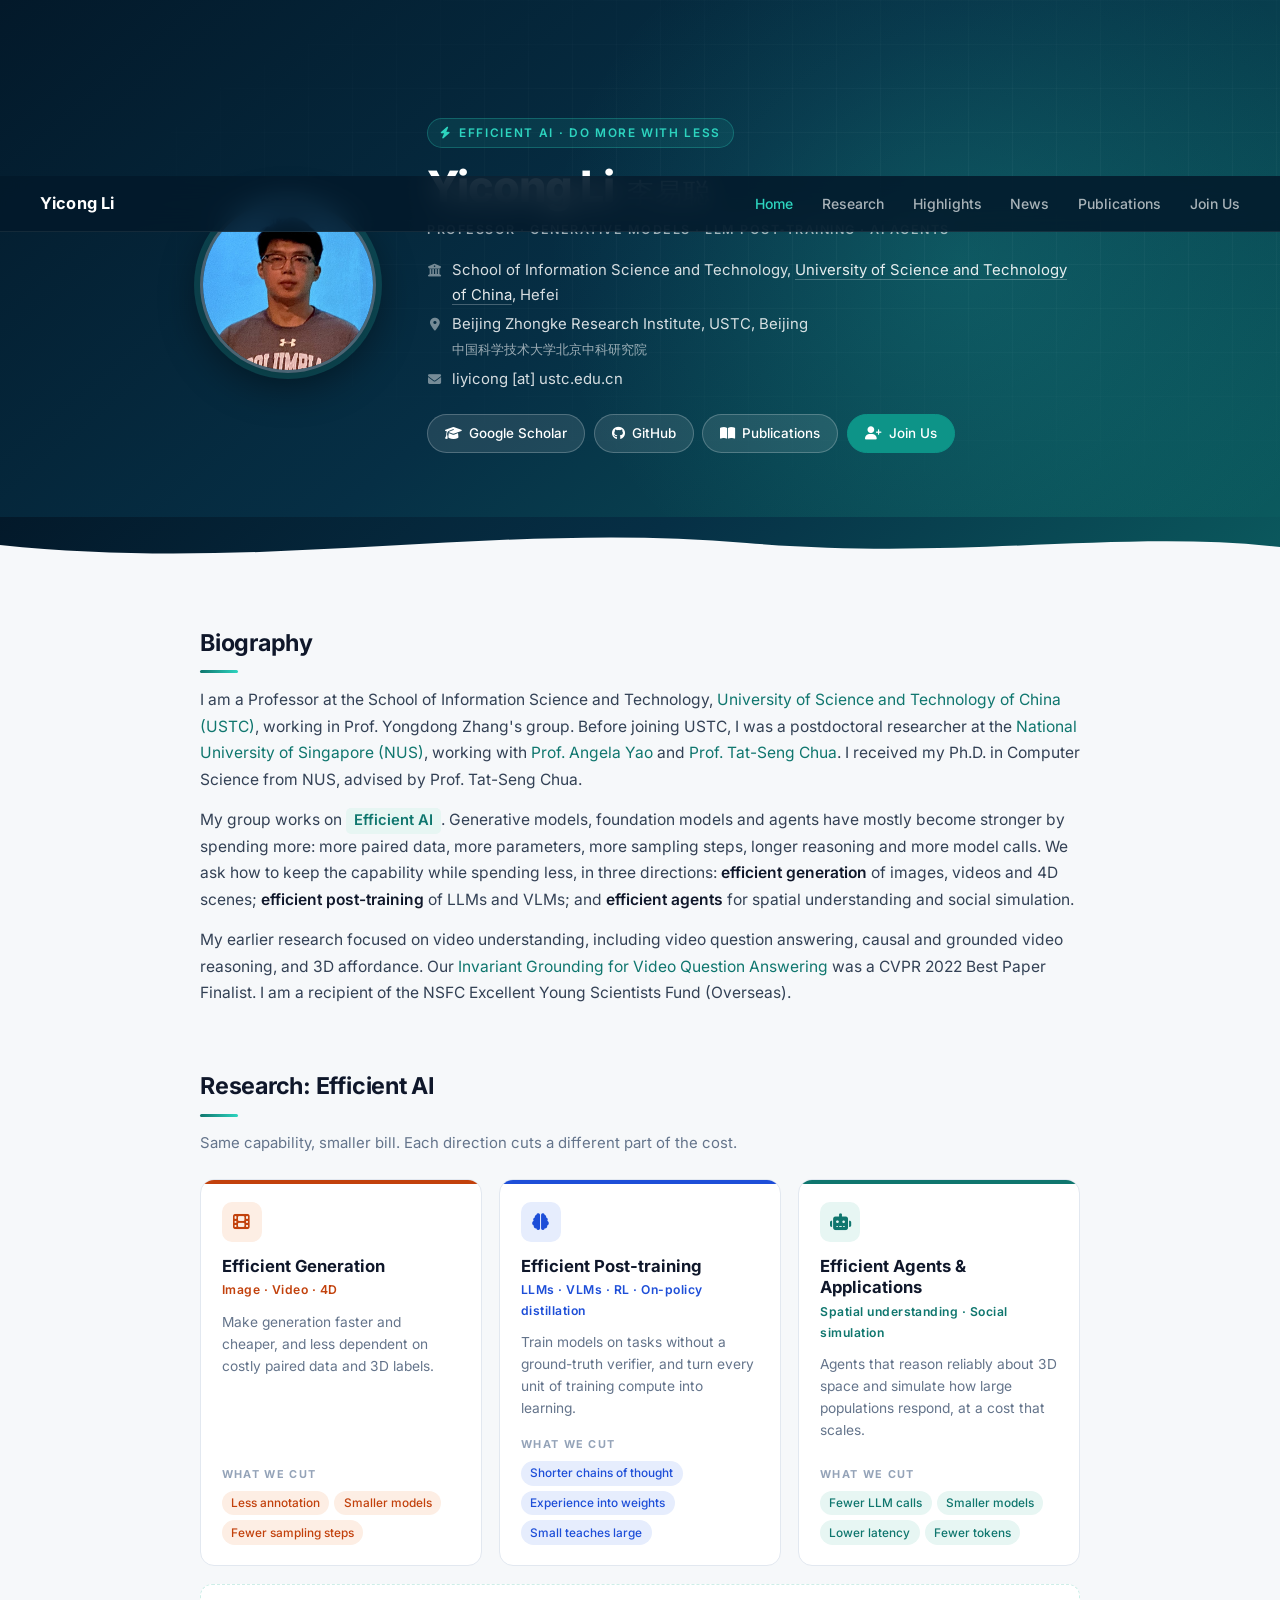
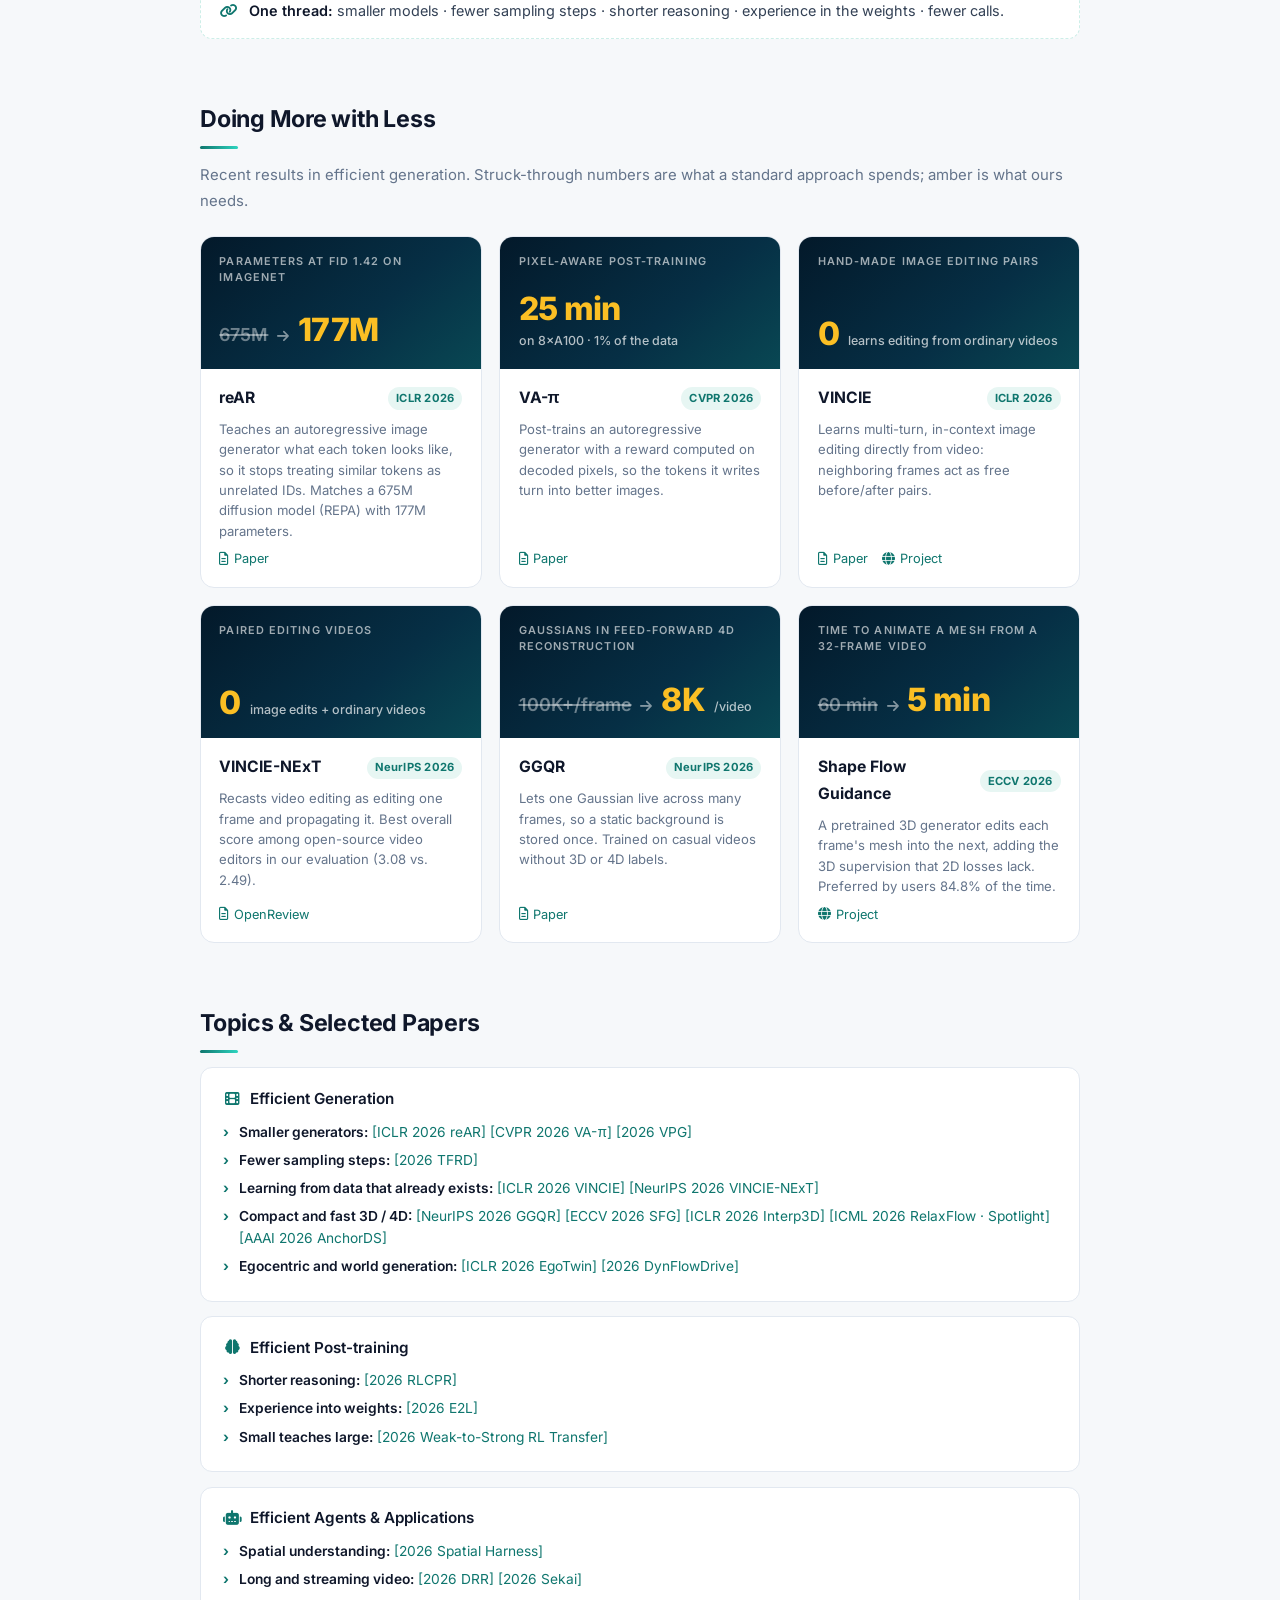
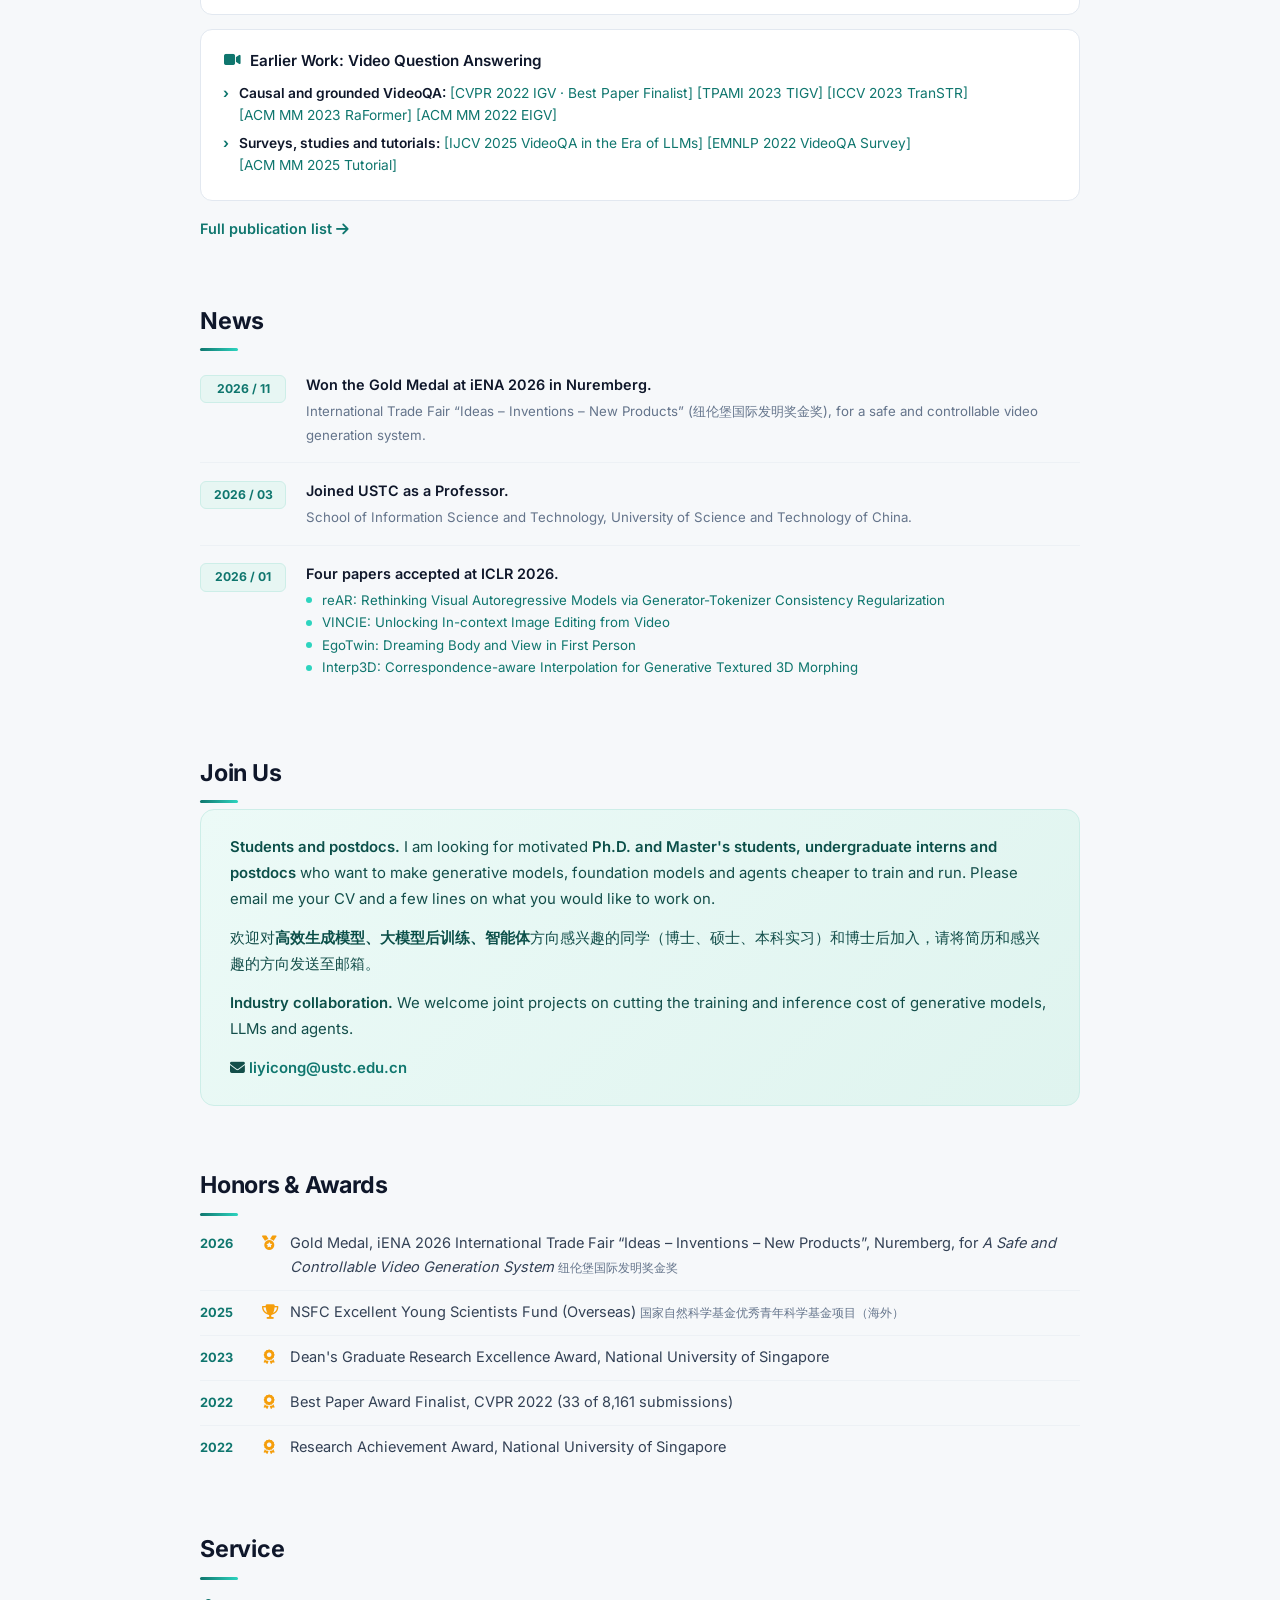
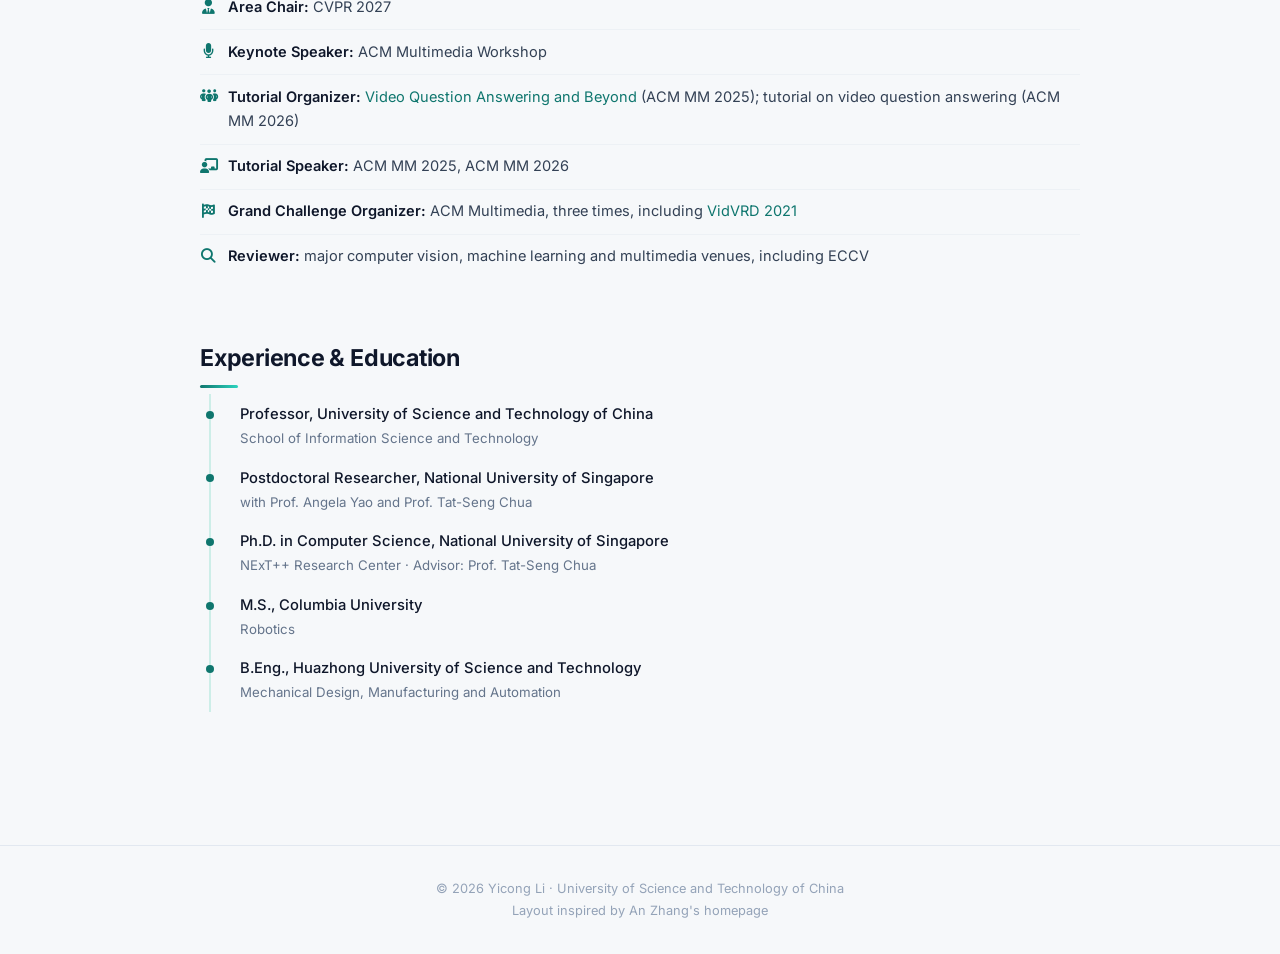
<file: research.html>
<!DOCTYPE html>
<html lang="en">
<head>
<meta charset="UTF-8">
<title>Research | Yicong Li</title>
<meta http-equiv="refresh" content="0; url=index.html#research">
<link rel="canonical" href="index.html#research">
</head>
<body><p>Moved to <a href="index.html#research">index.html#research</a>.</p></body>
</html>
</file>
<file: assets/site.css>
/* ==========================================================
   Yicong Li — homepage stylesheet
   Theme: Efficient AI ("do more with less")
   Edit colours in :root; everything else reads from them.
   ========================================================== */

/* Inter (variable, Latin subset), self-hosted. Chinese text falls back to system fonts. */
@font-face {
    font-family: 'Inter';
    font-style: normal;
    font-weight: 100 900;
    font-display: swap;
    src: url('fonts/inter-latin-wght-normal.woff2') format('woff2');
    unicode-range: U+0000-00FF, U+0131, U+0152-0153, U+02BB-02BC, U+02C6, U+02DA, U+02DC, U+0304, U+0308, U+0329, U+2000-206F, U+20AC, U+2122, U+2191, U+2193, U+2212, U+2215, U+FEFF, U+FFFD;
}

:root {
    --zh: 'PingFang SC', 'Hiragino Sans GB', 'Microsoft YaHei', 'Noto Sans CJK SC', 'Noto Sans SC', 'Source Han Sans SC', sans-serif;
    --ink: #0f172a;          /* headings */
    --text: #334155;         /* body text */
    --muted: #64748b;        /* secondary text */
    --faint: #94a3b8;
    --bg: #f6f8fa;           /* page background */
    --card: #ffffff;
    --line: #e2e8f0;

    --brand: #0f766e;        /* teal: links, accents */
    --brand-2: #0d9488;
    --brand-3: #2dd4bf;
    --brand-soft: #e7f6f3;
    --brand-soft-2: #cdeee8;

    --night-1: #03192a;      /* hero gradient */
    --night-2: #062f45;
    --night-3: #0b5a5e;

    --amber: #fbbf24;        /* "after" numbers on dark */
    --amber-ink: #92400e;
    --amber-soft: #fef3c7;

    --maxw: 960px;
    --radius: 14px;
}

*, *::before, *::after { box-sizing: border-box; margin: 0; padding: 0; }
html { scroll-behavior: smooth; scroll-padding-top: 72px; }
body {
    font-family: 'Inter', -apple-system, BlinkMacSystemFont, 'Segoe UI', 'PingFang SC', 'Hiragino Sans GB', 'Microsoft YaHei', 'Noto Sans CJK SC', 'Noto Sans SC', sans-serif;
    color: var(--text);
    background: var(--bg);
    line-height: 1.7;
    -webkit-font-smoothing: antialiased;
}
a { color: var(--brand); text-decoration: none; }
a:hover { text-decoration: underline; }
img { max-width: 100%; display: block; }
strong, b { color: var(--ink); font-weight: 600; }

.skip { position: absolute; left: -999px; top: 0; background: #fff; padding: .5rem 1rem; z-index: 999; }
.skip:focus { left: 1rem; top: .5rem; }

/* ---------- NAV ---------- */
.topnav {
    position: fixed; top: 0; left: 0; right: 0; z-index: 200;
    height: 56px;
    display: flex; align-items: center; justify-content: space-between; gap: 1.5rem;
    padding: 0 2.5rem;
    background: rgba(3, 25, 42, 0.86);
    backdrop-filter: blur(14px); -webkit-backdrop-filter: blur(14px);
    border-bottom: 1px solid rgba(255, 255, 255, 0.07);
}
.nav-name { color: #fff; font-weight: 700; font-size: 1.02rem; letter-spacing: .01em; white-space: nowrap; }
.nav-name:hover { text-decoration: none; color: var(--brand-3); }
.nav-links {
    display: flex; gap: 1.8rem; list-style: none;
    overflow-x: auto; scrollbar-width: none; white-space: nowrap;
}
.nav-links::-webkit-scrollbar { display: none; }
.nav-links a { color: rgba(255, 255, 255, 0.66); font-size: .875rem; font-weight: 500; transition: color .18s; }
.nav-links a:hover { color: #fff; text-decoration: none; }
.nav-links a.active { color: var(--brand-3); }

/* ---------- HERO ---------- */
.hero {
    position: relative; overflow: hidden;
    padding: 118px 0 64px;
    background: linear-gradient(140deg, var(--night-1) 0%, var(--night-2) 50%, var(--night-3) 100%);
}
.hero::before {               /* faint grid: "measured" feel */
    content: ''; position: absolute; inset: 0;
    background-image:
        linear-gradient(rgba(255,255,255,.045) 1px, transparent 1px),
        linear-gradient(90deg, rgba(255,255,255,.045) 1px, transparent 1px);
    background-size: 44px 44px;
    -webkit-mask-image: radial-gradient(ellipse at 75% 40%, #000 0%, transparent 70%);
            mask-image: radial-gradient(ellipse at 75% 40%, #000 0%, transparent 70%);
    pointer-events: none;
}
.hero::after {
    content: ''; position: absolute; top: -30%; right: -10%; width: 70%; height: 160%;
    background: radial-gradient(ellipse, rgba(45, 212, 191, 0.18) 0%, transparent 65%);
    pointer-events: none;
}
.hero-inner {
    position: relative; z-index: 1;
    max-width: var(--maxw); margin: 0 auto; padding: 0 2.5rem;
    display: flex; align-items: center; gap: 3.2rem;
}
.hero-photo { flex-shrink: 0; }
.hero-photo img {
    width: 176px; height: 176px; border-radius: 50%; object-fit: cover; object-position: center 30%;
    border: 3px solid rgba(255, 255, 255, 0.28);
    box-shadow: 0 0 0 6px rgba(45, 212, 191, 0.18), 0 12px 40px rgba(0, 0, 0, 0.45);
}
.eyebrow {
    display: inline-flex; align-items: center; gap: .45rem;
    font-size: .74rem; font-weight: 600; letter-spacing: .14em; text-transform: uppercase;
    color: var(--brand-3);
    background: rgba(45, 212, 191, 0.1); border: 1px solid rgba(45, 212, 191, 0.28);
    padding: .22rem .75rem; border-radius: 999px; margin-bottom: .9rem;
}
.hero-text h1 {
    color: #fff; font-size: 2.7rem; font-weight: 800; letter-spacing: -.025em; line-height: 1.15;
    margin-bottom: .45rem;
}
.hero-text h1 .zh { font-family: var(--zh); font-weight: 500; font-size: .62em; color: rgba(255,255,255,.72); margin-left: .35rem; letter-spacing: .04em; }
.hero-subtitle {
    color: rgba(255, 255, 255, 0.6); font-size: .78rem; font-weight: 600; letter-spacing: .12em; text-transform: uppercase;
    margin-bottom: 1.1rem;
}
.hero-affil { display: flex; align-items: flex-start; gap: .6rem; color: rgba(255,255,255,.84); font-size: .93rem; margin-bottom: .25rem; }
.hero-affil i { width: 15px; margin-top: .38rem; font-size: .82rem; color: rgba(255,255,255,.45); flex-shrink: 0; text-align: center; }
.hero-affil a { color: rgba(255,255,255,.9); border-bottom: 1px solid rgba(255,255,255,.25); }
.hero-affil .zh-sub { font-family: var(--zh); font-size: .86em; color: rgba(255,255,255,.6); }
.hero-affil a:hover { color: #fff; text-decoration: none; border-color: #fff; }
.hero-buttons { display: flex; flex-wrap: wrap; gap: .55rem; margin-top: 1.4rem; }
.btn {
    display: inline-flex; align-items: center; gap: .45rem;
    padding: .42rem 1.05rem; border-radius: 999px;
    font-size: .84rem; font-weight: 500; color: #fff;
    background: rgba(255,255,255,.1); border: 1px solid rgba(255,255,255,.22);
    transition: all .18s;
}
.btn:hover { background: rgba(255,255,255,.2); border-color: rgba(255,255,255,.36); text-decoration: none; }
.btn-primary { background: var(--brand-2); border-color: var(--brand-2); }
.btn-primary:hover { background: #0fa596; border-color: #0fa596; }

.wave { background: linear-gradient(140deg, var(--night-1) 0%, var(--night-2) 50%, var(--night-3) 100%); line-height: 0; }
.wave svg { display: block; width: 100%; height: 56px; }

/* compact header for sub-pages */
.hero.hero-compact { padding: 104px 0 46px; }
.hero-compact h1 { color: #fff; font-size: 2.1rem; font-weight: 800; letter-spacing: -.02em; }
.hero-compact p { color: rgba(255,255,255,.72); margin-top: .35rem; font-size: .95rem; }
.hero-compact p a { color: #fff; border-bottom: 1px solid rgba(255,255,255,.3); }
.hero-compact p a:hover { text-decoration: none; border-color: #fff; }
.hero-compact .hero-inner { display: block; }

/* ---------- LAYOUT ---------- */
.content { padding: 3.2rem 0 4.5rem; }
.content.tight { padding-top: 1.6rem; }
.container { max-width: var(--maxw); margin: 0 auto; padding: 0 2.5rem; }
.section { margin-bottom: 3.8rem; }
.section-title { font-size: 1.45rem; font-weight: 700; color: var(--ink); letter-spacing: -.01em; margin-bottom: .35rem; }
.section-title::after {
    content: ''; display: block; width: 38px; height: 3px; margin-top: .42rem; border-radius: 2px;
    background: linear-gradient(90deg, var(--brand), var(--brand-3));
}
.section-lead { color: var(--muted); font-size: .93rem; margin: .9rem 0 1.4rem; }

/* ---------- BIO ---------- */
.bio p { font-size: .97rem; margin-top: .9rem; }
.hl {
    display: inline-block; padding: .04rem .5rem; border-radius: 5px;
    background: var(--brand-soft); color: var(--brand); font-weight: 600; font-size: .95em;
}
.zh-inline { font-family: var(--zh); }

/* ---------- RESEARCH DIRECTIONS ---------- */
.dir-grid { display: grid; grid-template-columns: repeat(3, 1fr); gap: 1.1rem; }
.dir-card {
    position: relative; overflow: hidden;
    background: var(--card); border: 1px solid var(--line); border-radius: var(--radius);
    padding: 1.4rem 1.3rem 1.25rem;
    display: flex; flex-direction: column;
    transition: transform .2s, box-shadow .2s;
}
.dir-card::before { content: ''; position: absolute; left: 0; top: 0; right: 0; height: 4px; background: var(--accent, var(--brand)); }
.dir-card:hover { transform: translateY(-4px); box-shadow: 0 12px 30px rgba(15, 118, 110, .12); }
.dir-card.gen   { --accent: #c2410c; --accent-soft: #fdeee4; }
.dir-card.post  { --accent: #1d4ed8; --accent-soft: #e6edfd; }
.dir-card.agent { --accent: #0f766e; --accent-soft: #e7f6f3; }
.dir-icon {
    width: 40px; height: 40px; border-radius: 10px; margin-bottom: .85rem;
    display: flex; align-items: center; justify-content: center;
    background: var(--accent-soft); color: var(--accent); font-size: 1.05rem;
}
.dir-card h3 { font-size: 1.04rem; font-weight: 700; color: var(--ink); line-height: 1.3; }
.dir-sub { font-size: .76rem; font-weight: 600; color: var(--accent); letter-spacing: .04em; margin: .2rem 0 .6rem; }
.dir-card p.dir-desc { font-size: .86rem; color: var(--muted); line-height: 1.6; margin-bottom: 1rem; flex: 1; }
.cut-label { font-size: .68rem; font-weight: 700; letter-spacing: .12em; text-transform: uppercase; color: var(--faint); margin-bottom: .45rem; }
.tags { display: flex; flex-wrap: wrap; gap: .32rem; }
.tags span {
    font-size: .74rem; font-weight: 500; padding: .14rem .58rem; border-radius: 999px;
    background: var(--accent-soft, var(--brand-soft)); color: var(--accent, var(--brand));
}
.tags span em { font-style: normal; opacity: .7; }

.thread {
    margin-top: 1.1rem; padding: .9rem 1.2rem;
    display: flex; align-items: baseline; gap: .7rem;
    background: var(--card); border: 1px dashed var(--brand-soft-2); border-radius: 12px;
    font-size: .9rem; color: var(--text);
}
.thread i { color: var(--brand); }

/* ---------- METRIC CARDS ("doing more with less") ---------- */
.metric-grid { display: grid; grid-template-columns: repeat(3, 1fr); gap: 1.1rem; }
.metric-card {
    display: flex; flex-direction: column; overflow: hidden;
    background: var(--card); border: 1px solid var(--line); border-radius: var(--radius);
    transition: transform .2s, box-shadow .2s;
}
.metric-card:hover { transform: translateY(-4px); box-shadow: 0 12px 30px rgba(3, 25, 42, .14); }
.metric {
    position: relative; padding: 1.05rem 1.15rem 1.15rem; min-height: 132px;
    display: flex; flex-direction: column; justify-content: space-between; gap: .6rem;
    background: linear-gradient(140deg, var(--night-1) 0%, var(--night-2) 60%, var(--night-3) 130%);
    color: #fff;
}
.metric-label { font-size: .68rem; font-weight: 600; letter-spacing: .1em; text-transform: uppercase; color: rgba(255,255,255,.62); line-height: 1.45; }
.metric-values { display: flex; align-items: baseline; flex-wrap: wrap; gap: .25rem .55rem; }
.metric-values s { font-size: 1.12rem; font-weight: 600; color: rgba(255,255,255,.42); text-decoration-thickness: 2px; }
.metric-values .arrow { font-size: .85rem; color: rgba(255,255,255,.5); }
.metric-values b { font-size: 2rem; font-weight: 800; letter-spacing: -.02em; color: var(--amber); line-height: 1.05; }
.metric-values small { font-size: .78rem; color: rgba(255,255,255,.7); font-weight: 500; }
.metric-body { padding: 1rem 1.15rem 1.05rem; display: flex; flex-direction: column; gap: .45rem; flex: 1; }
.metric-title { display: flex; align-items: center; justify-content: space-between; gap: .6rem; }
.metric-title a, .metric-title span.name { font-size: .98rem; font-weight: 700; color: var(--ink); }
.metric-title a:hover { color: var(--brand); text-decoration: none; }
.venue {
    flex-shrink: 0; font-size: .7rem; font-weight: 700; letter-spacing: .02em;
    color: var(--brand); background: var(--brand-soft); padding: .1rem .5rem; border-radius: 999px;
}
.metric-body p { font-size: .82rem; color: var(--muted); line-height: 1.55; flex: 1; }
.links { display: flex; flex-wrap: wrap; gap: .9rem; font-size: .8rem; }
.links a { display: inline-flex; align-items: center; gap: .3rem; }
.links .soon { color: var(--faint); }

/* ---------- TOPIC PANELS ---------- */
.topic {
    background: var(--card); border: 1px solid var(--line); border-radius: 12px;
    padding: 1.1rem 1.4rem; margin-top: .9rem;
}
.topic-head { display: flex; align-items: center; gap: .55rem; margin-bottom: .55rem; }
.topic-head i { color: var(--brand); font-size: .92rem; width: 18px; text-align: center; }
.topic-head strong { font-size: .95rem; }
.topic-list { list-style: none; }
.topic-list li {
    position: relative; padding-left: 1rem; margin-bottom: .38rem;
    font-size: .86rem; color: #475569; line-height: 1.6;
}
.topic-list li::before { content: '›'; position: absolute; left: 0; top: 0; color: var(--brand); font-weight: 700; }
.topic-list .k { color: var(--ink); font-weight: 600; }
.topic-list a, .topic-list .nolink { white-space: nowrap; }
.topic-list .nolink { color: var(--text); }
.pill {
    display: inline-block; font-size: .68rem; font-weight: 600; letter-spacing: .03em;
    padding: .02rem .45rem; border-radius: 999px; vertical-align: 1px;
    color: var(--amber-ink); background: var(--amber-soft);
}
.more { margin-top: 1rem; font-size: .9rem; font-weight: 600; }

/* ---------- NEWS ---------- */
.news-list { list-style: none; }
.news-item { display: flex; gap: 1.2rem; padding: 1rem 0; border-bottom: 1px solid #edf1f5; }
.news-item:last-child { border-bottom: none; }
.news-date {
    flex-shrink: 0; height: fit-content; white-space: nowrap; margin-top: .1rem;
    width: 5.4rem; text-align: center;
    font-size: .76rem; font-weight: 700; color: var(--brand);
    background: var(--brand-soft); border: 1px solid var(--brand-soft-2);
    padding: .18rem .62rem; border-radius: 6px;
}
.news-body strong { display: block; font-size: .9rem; margin-bottom: .15rem; }
.news-body .note { font-size: .83rem; color: var(--muted); }
.news-papers { display: flex; flex-direction: column; gap: .2rem; margin-top: .3rem; }
.news-papers a, .news-papers span { font-size: .83rem; line-height: 1.45; padding-left: 1.05rem; position: relative; }
.news-papers span { color: var(--text); }
.news-papers a::before, .news-papers span::before {
    content: ''; position: absolute; left: 0; top: .5em; width: 6px; height: 6px; border-radius: 50%; background: var(--brand-3);
}

/* ---------- JOIN ---------- */
.recruit {
    background: linear-gradient(135deg, #ecfaf7 0%, #dff4ef 100%);
    border: 1px solid var(--brand-soft-2); border-radius: var(--radius);
    padding: 1.5rem 1.8rem; font-size: .93rem; color: #134e4a; line-height: 1.75;
}
.recruit p + p { margin-top: .8rem; }
.recruit strong { color: #0b4f49; }
.recruit .zh-line { font-family: var(--zh); }
.recruit a { font-weight: 600; }

/* ---------- AWARDS / SERVICE ---------- */
.plain-list { list-style: none; }
.plain-list li {
    display: flex; gap: .75rem; align-items: flex-start;
    padding: .6rem 0; border-bottom: 1px solid #edf1f5; font-size: .91rem;
}
.plain-list li:last-child { border-bottom: none; }
.plain-list i { flex-shrink: 0; margin-top: .3rem; width: 16px; text-align: center; color: var(--brand); }
.plain-list i.gold { color: #f59e0b; }
.plain-list .yr { flex-shrink: 0; width: 3.1rem; font-size: .8rem; font-weight: 700; color: var(--brand); margin-top: .12rem; }
.plain-list .zh-inline { color: var(--muted); font-size: .85em; }

/* ---------- TIMELINE ---------- */
.timeline { list-style: none; }
.tl-item { position: relative; padding: .5rem 0 .5rem 1.8rem; margin-left: .55rem; border-left: 2px solid var(--brand-soft-2); }
.tl-item::before { content: ''; position: absolute; left: -5px; top: 1.05rem; width: 8px; height: 8px; border-radius: 50%; background: var(--brand); }
.tl-year { font-size: .78rem; font-weight: 700; color: var(--brand); }
.tl-desc { font-size: .92rem; color: var(--ink); font-weight: 500; }
.tl-sub { font-size: .83rem; color: var(--muted); }

/* ---------- PUBLICATIONS PAGE ---------- */
.pub-legend { font-size: .85rem; color: var(--muted); margin: .9rem 0 .3rem; }
.year-head {
    display: flex; align-items: center; gap: .8rem;
    font-size: 1.05rem; font-weight: 700; color: var(--ink); margin: 2.2rem 0 .4rem;
}
.year-head::after { content: ''; flex: 1; height: 1px; background: var(--line); }
.pub { display: flex; gap: 1rem; padding: .85rem 0; border-bottom: 1px solid #edf1f5; }
.pub:last-child { border-bottom: none; }
.pub-venue {
    flex-shrink: 0; width: 7.6rem; height: fit-content; margin-top: .12rem;
    font-size: .72rem; font-weight: 700; text-align: center; line-height: 1.35;
    color: var(--brand); background: var(--brand-soft); border: 1px solid var(--brand-soft-2);
    padding: .22rem .4rem; border-radius: 6px;
}
.pub-venue.pre { color: #475569; background: #f1f5f9; border-color: #e2e8f0; }
.pub-main { min-width: 0; }
.pub-title { display: block; font-size: .95rem; font-weight: 600; color: var(--ink); line-height: 1.45; }
a.pub-title:hover { color: var(--brand); text-decoration: none; }
.pub-authors { font-size: .84rem; color: var(--muted); margin-top: .15rem; }
.pub-authors b { color: var(--ink); }
.pub-meta { display: flex; flex-wrap: wrap; align-items: center; gap: .35rem .9rem; margin-top: .3rem; font-size: .8rem; }
.badge { font-size: .7rem; font-weight: 700; padding: .06rem .5rem; border-radius: 999px; color: var(--amber-ink); background: var(--amber-soft); }

/* ---------- FOOTER ---------- */
footer { text-align: center; padding: 2rem 1rem; font-size: .8rem; color: var(--faint); border-top: 1px solid var(--line); }
footer a { color: var(--faint); border-bottom: 1px solid transparent; }
footer a:hover { color: var(--brand); text-decoration: none; border-color: currentColor; }

/* ---------- RESPONSIVE ---------- */
@media (max-width: 900px) {
    .dir-grid, .metric-grid { grid-template-columns: 1fr 1fr; }
}
@media (max-width: 760px) {
    .topnav { padding: 0 1rem; gap: 1rem; }
    .nav-links { gap: 1.1rem; }
    .hero { padding: 96px 0 46px; }
    .hero-inner { flex-direction: column; text-align: center; gap: 1.5rem; padding: 0 1rem; }
    .hero-photo img { width: 140px; height: 140px; }
    .hero-text h1 { font-size: 2.05rem; }
    .hero-text h1 .zh { display: block; margin: .3rem 0 0; font-size: .55em; }
    .hero-affil { justify-content: center; text-align: left; }
    .hero-buttons { justify-content: center; }
    .hero.hero-compact { padding: 88px 0 34px; }
    .hero-compact .hero-inner { text-align: left; }
    .container { padding: 0 1rem; }
    .content { padding-top: 2.4rem; }
    .dir-grid, .metric-grid { grid-template-columns: 1fr; }
    .news-item { flex-direction: column; gap: .45rem; }
    .news-date { align-self: flex-start; }
    .content.tight { padding-top: 1rem; }
    .pub { flex-direction: column; gap: .4rem; }
    .pub-venue { width: auto; align-self: flex-start; }
    .thread { flex-direction: row; }
}
@media (max-width: 420px) {
    .nav-name, .hide-sm { display: none; }
    .nav-links { gap: 1rem; }
    .nav-links a { font-size: .82rem; }
    .hero-subtitle { letter-spacing: .08em; }
}
@media (prefers-reduced-motion: reduce) {
    html { scroll-behavior: auto; }
    .dir-card, .metric-card { transition: none; }
}
</file>
